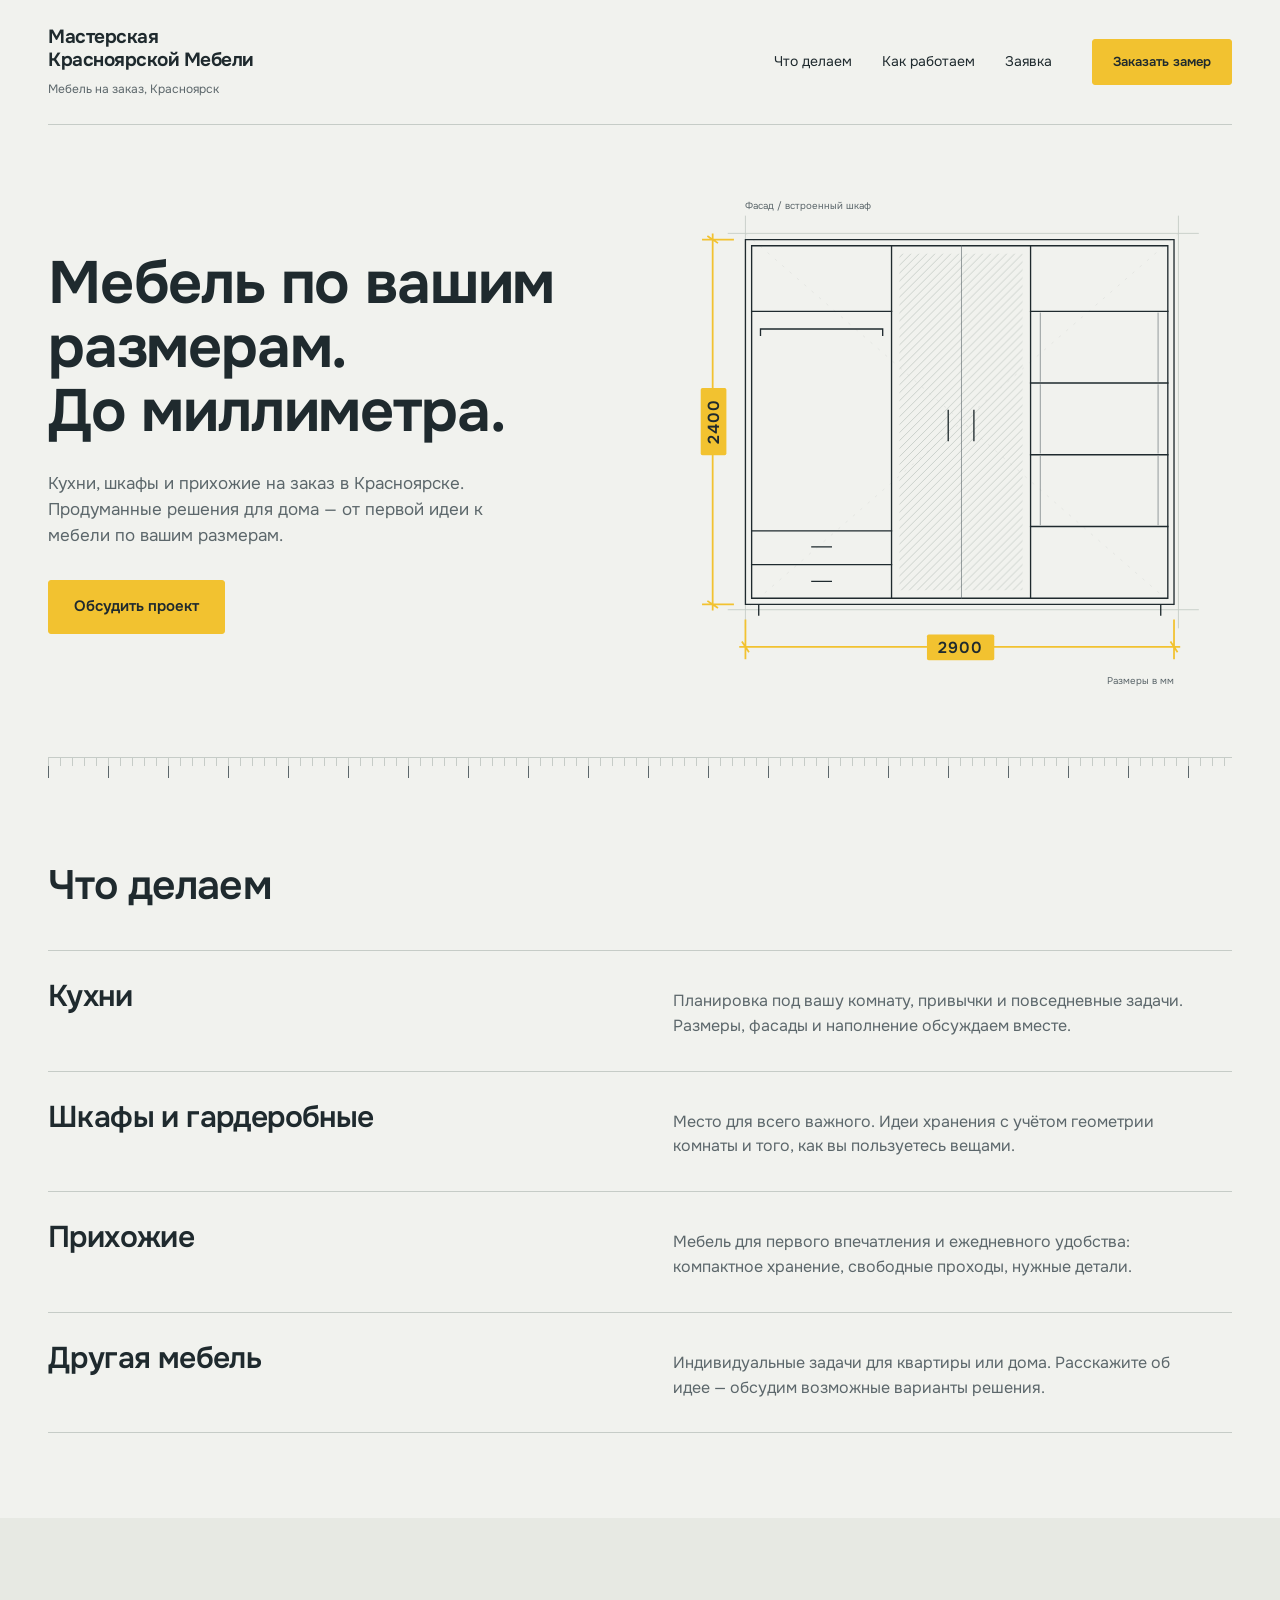
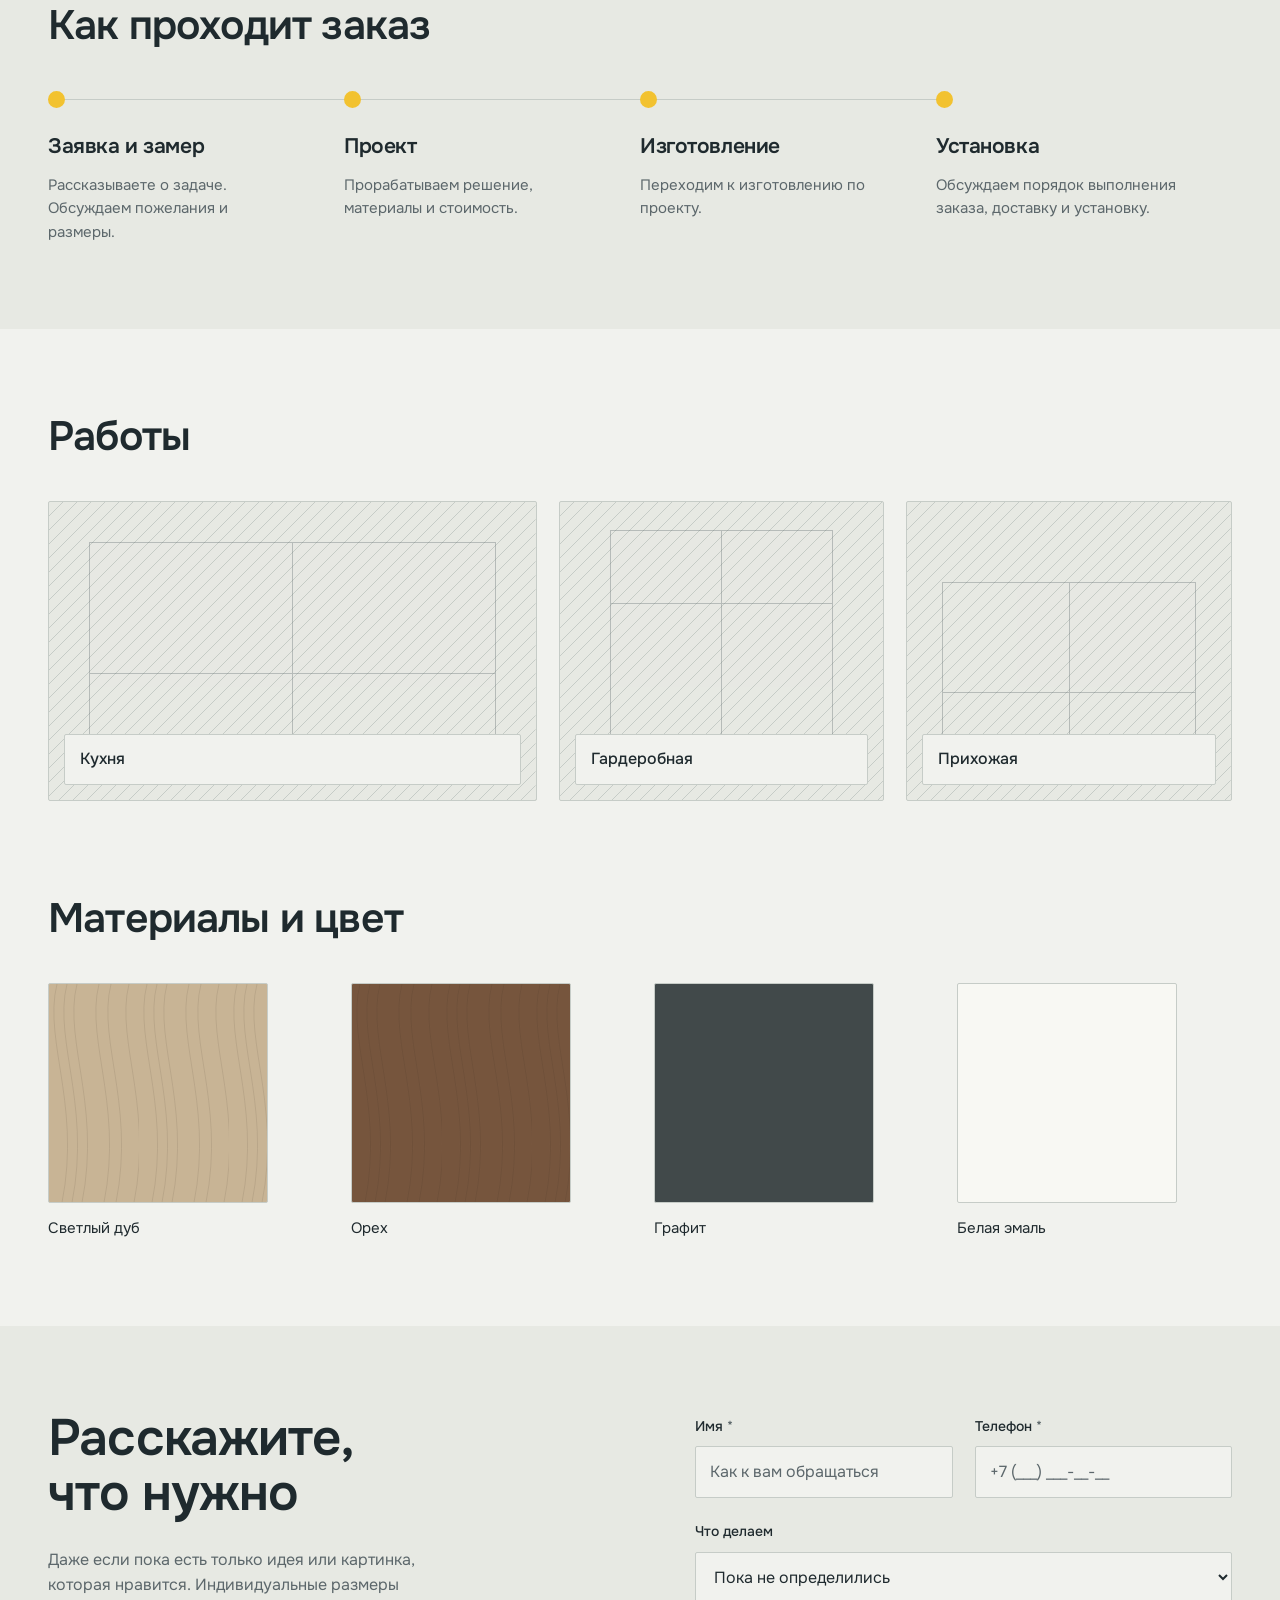
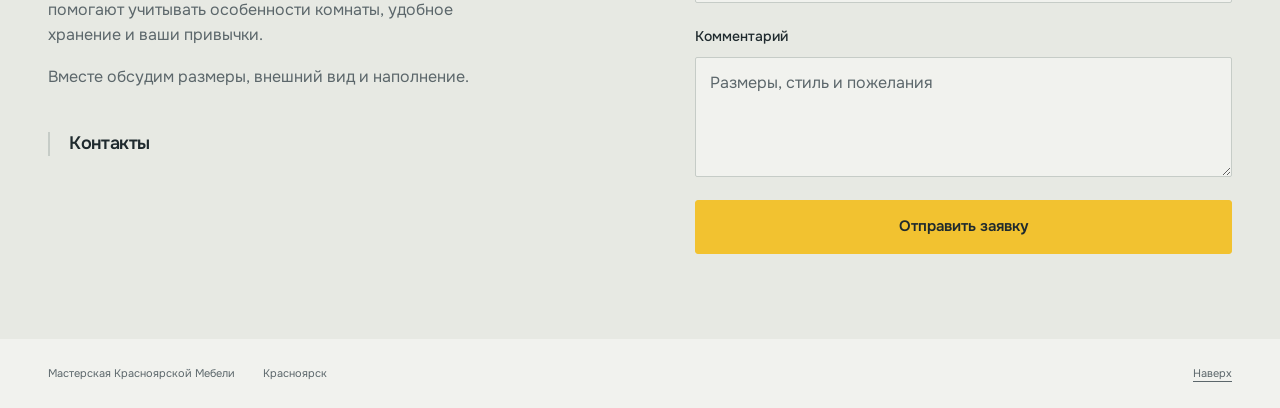
<file: mkm-github/index.html>
<!doctype html>
<html lang="ru"><head><meta charset="utf-8"><meta name="viewport" content="width=device-width, initial-scale=1"><title>Мастерская Красноярской Мебели — мебель по вашим размерам</title><meta name="description" content="Мебельная мастерская в Красноярске. Кухни, шкафы и прихожие по индивидуальным размерам: от идеи и замера к проекту."><meta name="robots" content="noindex,nofollow"><meta name="color-scheme" content="light dark"><meta name="theme-color" content="#F1F2EE"><link rel="icon" href="data:image/svg+xml,%3Csvg xmlns='http://www.w3.org/2000/svg' viewBox='0 0 32 32'%3E%3Crect width='32' height='32' rx='3' fill='%23F2C230'/%3E%3Cpath d='M6 10h20v12H6zM10 10v5m4-5v8m4-8v5m4-5v8' fill='none' stroke='%231F2A2E' stroke-width='2'/%3E%3C/svg%3E"><link rel="preconnect" href="https://fonts.googleapis.com"><link rel="preconnect" href="https://fonts.gstatic.com" crossorigin><link href="https://fonts.googleapis.com/css2?family=Onest:wght@400;500;600;700&display=swap" rel="stylesheet"><link rel="stylesheet" href="style.css"><script type="module" src="app.js"></script></head>
<body><a class="skip" href="#main">К содержанию</a>
<header class="header wrap"><a class="brand" href="#home">Мастерская<br>Красноярской Мебели<span>Мебель на заказ, Красноярск</span></a><nav id="navigation" aria-label="Основная навигация"><a href="#services">Что делаем</a><a href="#process">Как работаем</a><a href="#request">Заявка</a></nav><a class="button header-button" href="#request">Заказать замер</a><button class="menu-toggle" type="button" aria-label="Открыть меню" aria-controls="navigation" aria-expanded="false"><span></span><span></span></button></header>
<main id="main">
<section class="hero wrap" id="home"><div class="hero-copy"><h1>Мебель по вашим размерам.<br>До миллиметра.</h1><p>Кухни, шкафы и прихожие на заказ в Красноярске. Продуманные решения для дома — от первой идеи к мебели по вашим размерам.</p><a class="button" href="#request">Обсудить проект</a></div>
<figure class="blueprint"><svg viewBox="0 0 650 570" role="img" aria-labelledby="drawing-title drawing-desc"><title id="drawing-title">Эскиз встроенного шкафа с размерами</title><desc id="drawing-desc">Фасад из трёх секций: штанга, отделение со штриховкой и полки. Ширина 2900, высота 2400 миллиметров.</desc><defs><pattern id="hatch" width="9" height="9" patternUnits="userSpaceOnUse"><path d="M-2 2L2-2M0 9L9 0M7 11L11 7" class="hatch-stroke"/></pattern></defs><g class="construction"><path d="M81 49H613M81 474H613M101 29V495M590 29V495"/><path d="M101 49L590 474M590 49L101 474" stroke-dasharray="3 8" opacity=".35"/></g><g class="cabinet"><path d="M108 63H578V461H108Z"/><path d="M101 56H585V468H101ZM266 63V461M423 63V461"/><path d="M108 137H266M118 157H256M118 158V164M256 158V164"/><path d="M108 385H266M108 423H266M176 403H198M176 442H198"/><path d="M423 137H578M423 218H578M423 299H578M423 380H578"/><path d="M434 139V216M567 139V216M434 220V297M567 220V297M434 301V378M567 301V378" class="fine"/><path d="M275 72H414V452H275Z" fill="url(#hatch)" stroke="none"/><path d="M345 63V461" class="fine"/><path d="M330 249V283M359 249V283"/><path d="M116 469V480M570 469V480"/></g><g class="dimension"><path d="M101 485V530M585 485V530M94 516H592M97 510L105 522M581 510L589 522"/><path d="M52 56H88M52 468H88M64 49V475M58 52L70 60M58 464L70 472"/></g><g class="dimension-label"><rect x="306" y="502" width="76" height="29" rx="2"/><text x="344" y="523" text-anchor="middle">2900</text><rect x="27" y="247" width="76" height="29" rx="2" transform="rotate(-90 65 261.5)"/><text x="65" y="268" text-anchor="middle" transform="rotate(-90 65 261.5)">2400</text></g><g class="drawing-label"><text x="101" y="22">Фасад / встроенный шкаф</text><text x="585" y="558" text-anchor="end">Размеры в мм</text></g></svg></figure></section>
<div class="ruler wrap" aria-hidden="true"><div></div></div>
<section class="services section wrap" id="services"><div class="section-heading"><h2>Что делаем</h2></div><div id="service-list" class="service-list"></div></section>
<section class="process panel" id="process"><div class="wrap section"><div class="section-heading"><h2>Как проходит заказ</h2></div><ol class="steps" id="steps"></ol></div></section>
<section class="works section wrap" id="works"><div class="section-heading"><h2>Работы</h2></div><div id="work-grid" class="work-grid"></div></section>
<section class="materials section wrap"><div class="section-heading"><h2>Материалы и цвет</h2></div><div class="material-grid" id="material-grid"></div></section>
<section class="request panel" id="request"><div class="request-grid wrap section"><div class="request-copy"><h2>Расскажите,<br>что нужно</h2><p>Даже если пока есть только идея или картинка, которая нравится. Индивидуальные размеры помогают учитывать особенности комнаты, удобное хранение и ваши привычки.</p><p>Вместе обсудим размеры, внешний вид и наполнение.</p><div class="contact-placeholder" id="contact-placeholder"></div></div><form id="request-form" novalidate><div class="form-row"><label for="name">Имя <span aria-hidden="true">*</span><input id="name" name="name" autocomplete="given-name" required minlength="2" maxlength="80" placeholder="Как к вам обращаться" aria-describedby="name-error"><small id="name-error" class="error" aria-live="polite"></small></label><label for="phone">Телефон <span aria-hidden="true">*</span><input id="phone" name="phone" type="tel" autocomplete="tel" required placeholder="+7 (___) ___-__-__" aria-describedby="phone-error"><small id="phone-error" class="error" aria-live="polite"></small></label></div><label for="category">Что делаем<select name="category" id="category"><option value="">Пока не определились</option></select></label><label for="comment">Комментарий<textarea name="comment" id="comment" rows="3" maxlength="3000" placeholder="Размеры, стиль и пожелания"></textarea></label><button class="button" type="submit">Отправить заявку</button><div id="form-status" role="status" aria-live="polite" hidden></div></form></div></section>
</main><footer class="wrap"><span>Мастерская Красноярской Мебели</span><span>Красноярск</span><a href="#home">Наверх</a></footer></body></html>
</file>
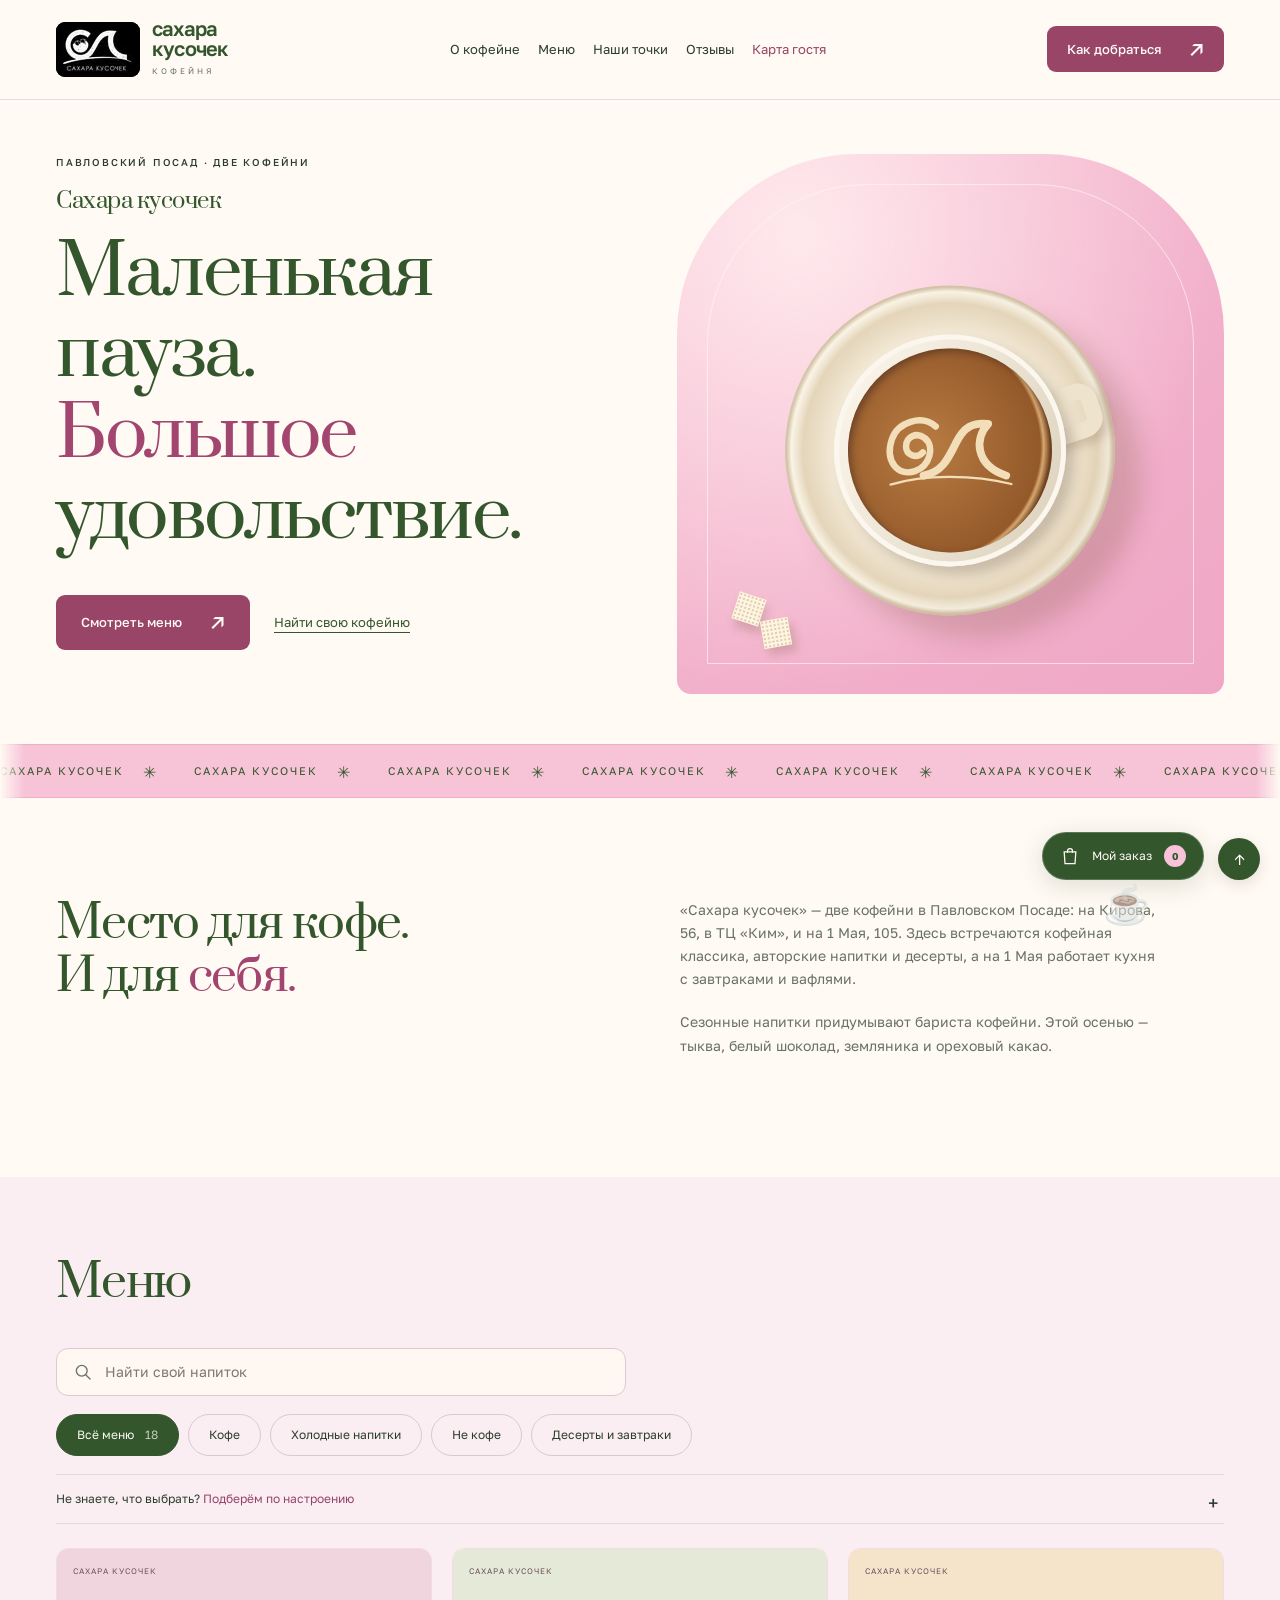
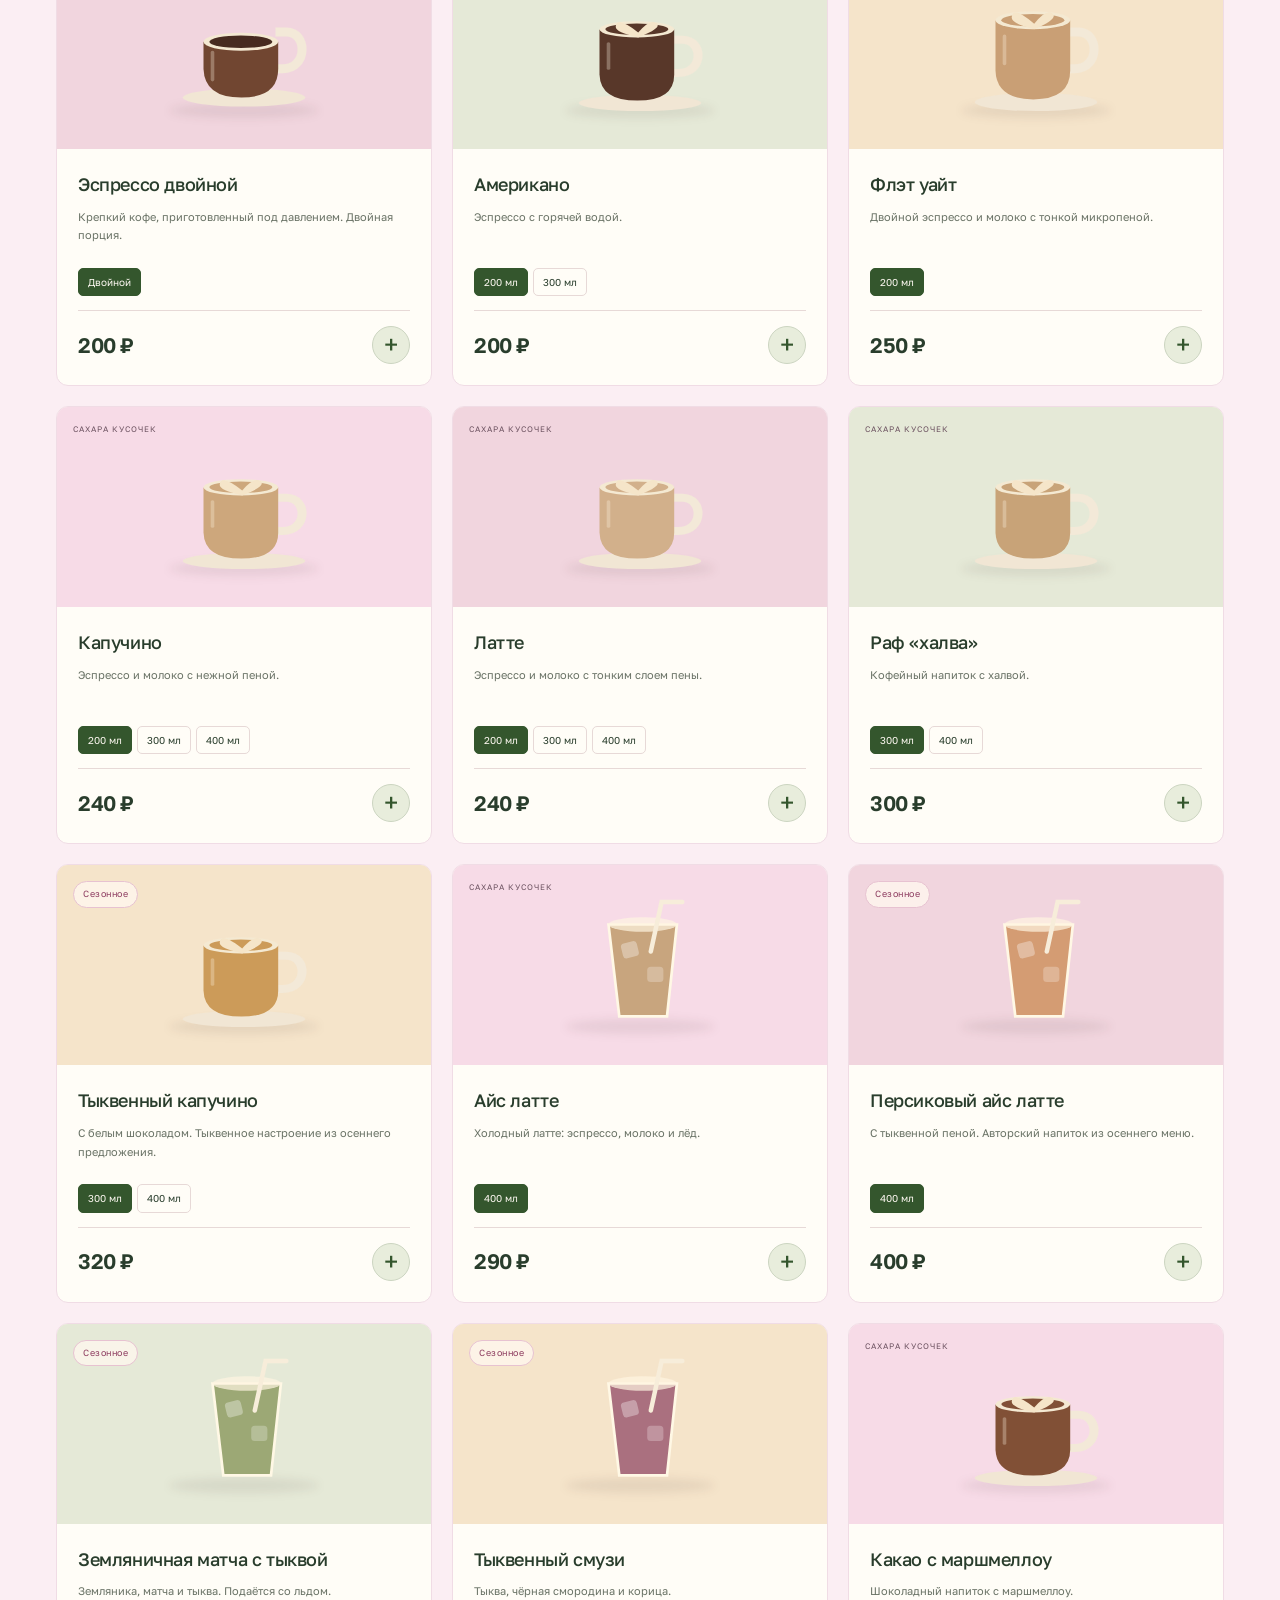
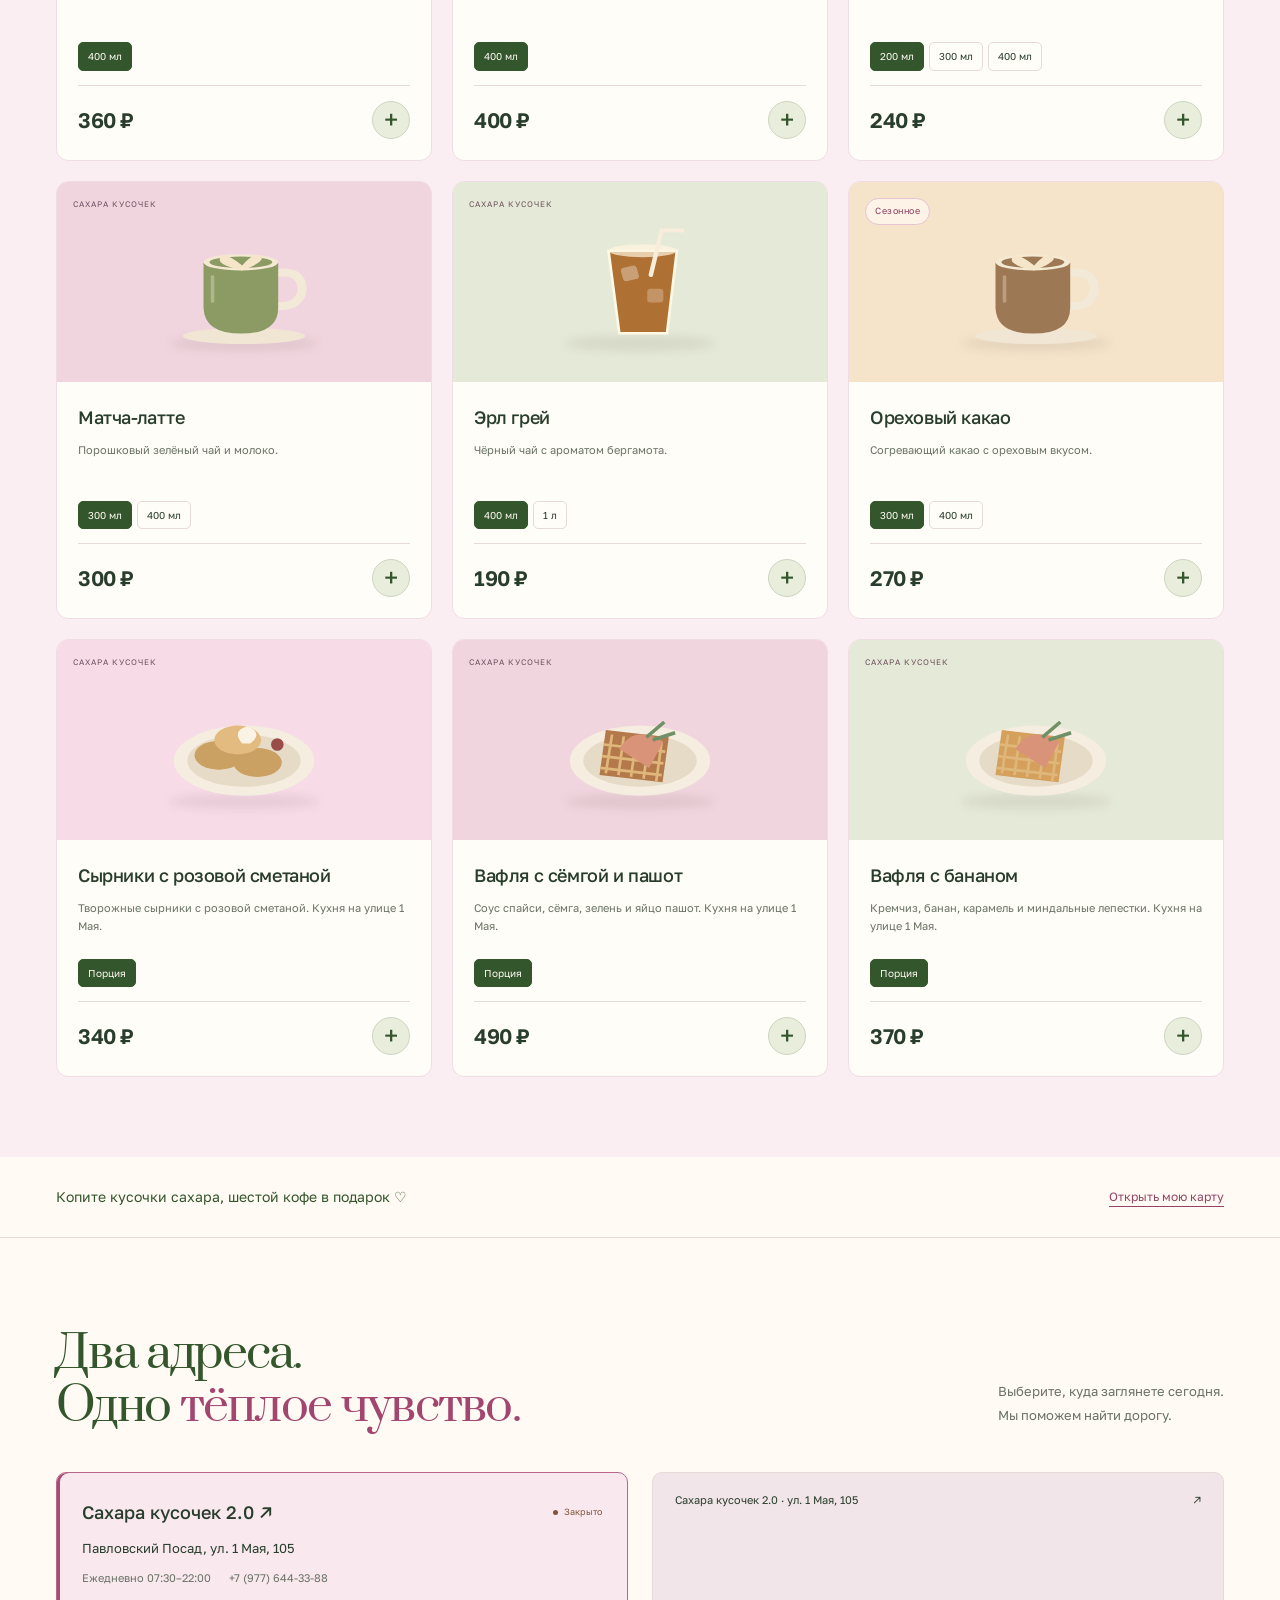
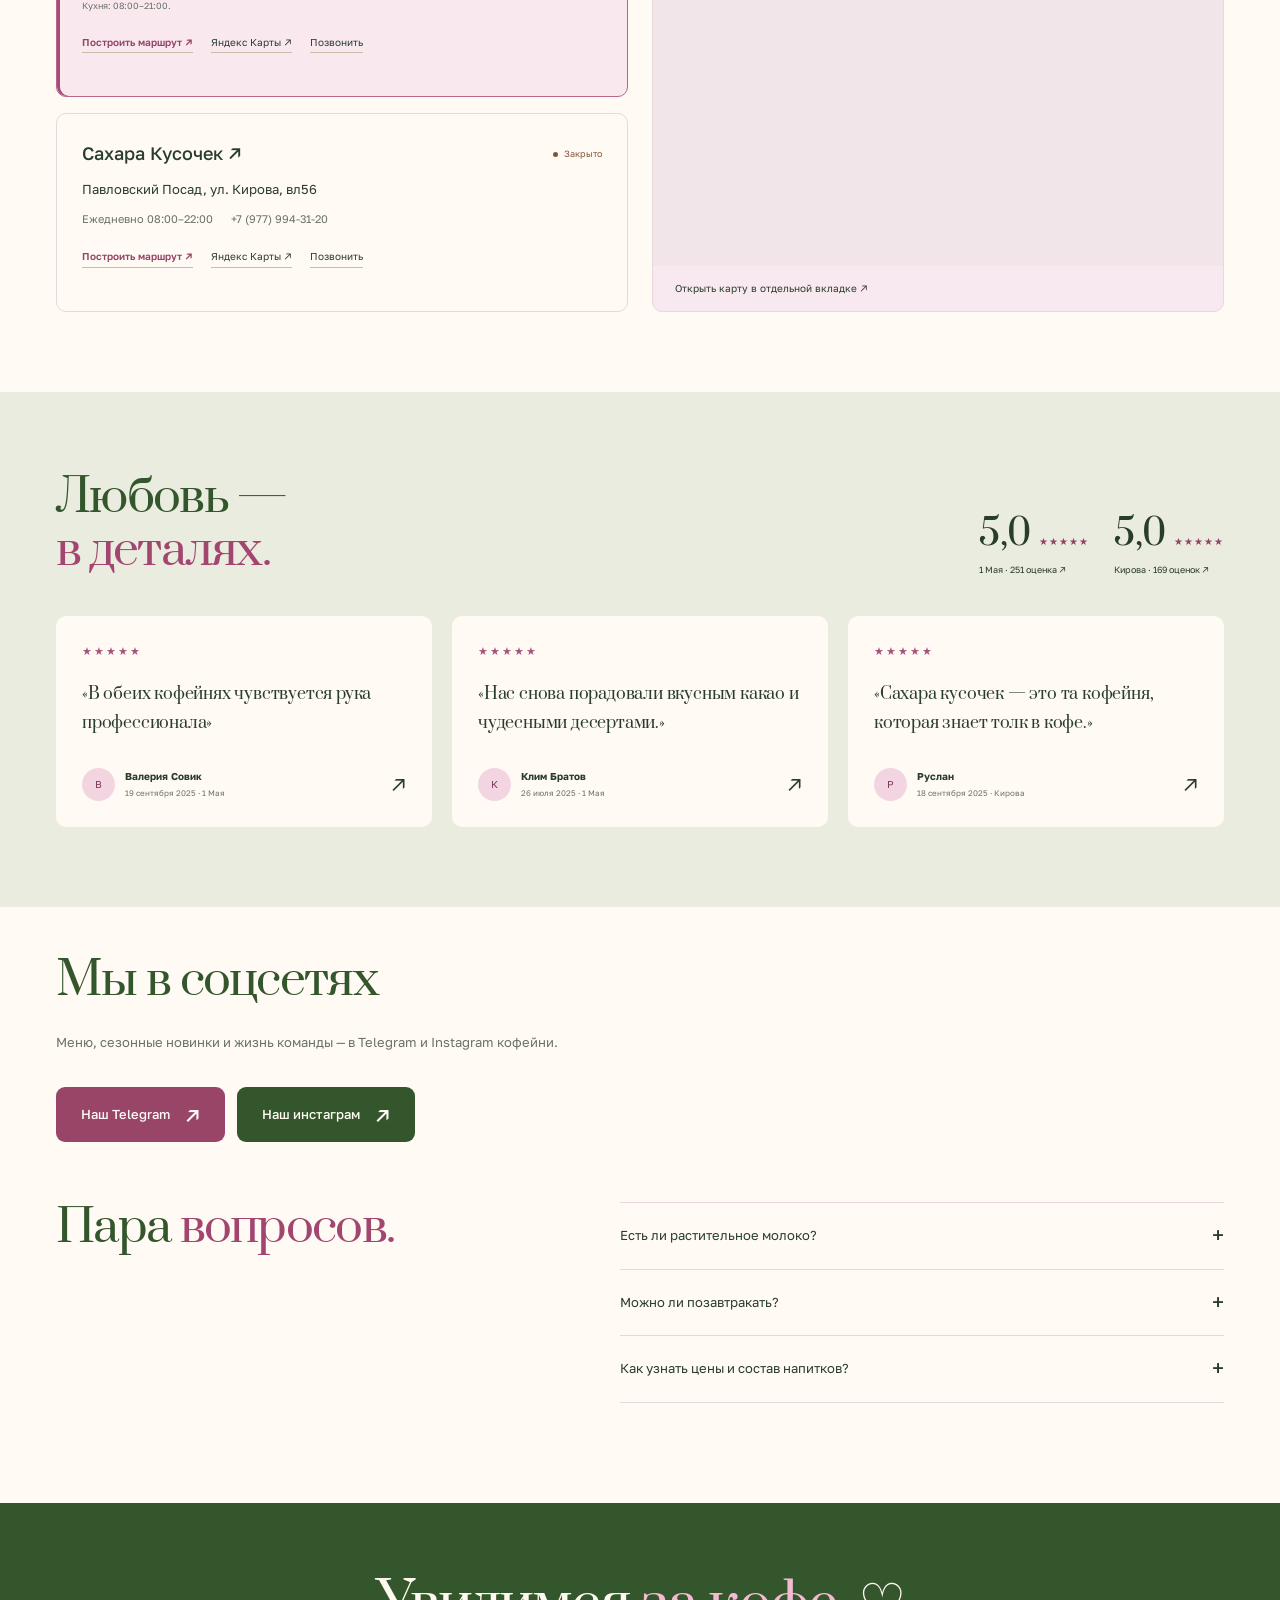
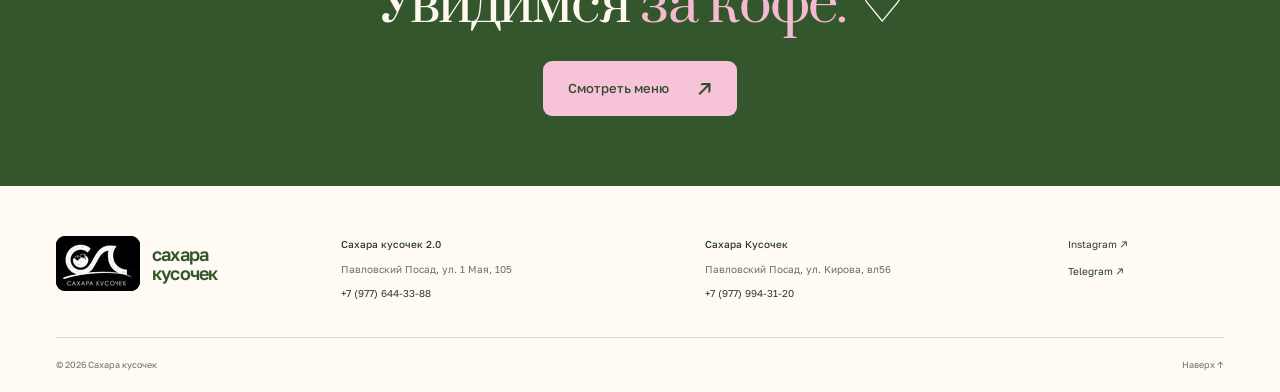
<file: sk/index.html>
<!doctype html>
<html lang="ru"><head><meta charset="utf-8"><meta name="viewport" content="width=device-width, initial-scale=1"><meta name="theme-color" content="#f5f0e6"><title>Сахара кусочек — кофе и тёплые встречи в Павловском Посаде</title><meta name="description" content="Две кофейни «Сахара кусочек» в Павловском Посаде. Кофе, десерты, адреса, часы работы и маршруты в Яндекс Картах."><meta property="og:title" content="Сахара кусочек — маленькая пауза, большое удовольствие"><meta property="og:description" content="Кофе и тёплые встречи в Павловском Посаде. Найдите свою кофейню."><meta property="og:type" content="website"><meta property="og:locale" content="ru_RU"><link rel="icon" href="assets/logo-instagram.jpg" type="image/jpeg"><link rel="stylesheet" href="css/fonts.css"><link rel="stylesheet" href="css/style.css"><link rel="stylesheet" href="css/experience.css"><link rel="stylesheet" href="css/menu-discovery.css"><link rel="stylesheet" href="css/mobile-layout.css"><script src="js/menu-search.js" defer></script><script src="js/app.js" defer></script><script src="js/experience.js" defer></script><script src="js/menu-discovery.js" defer></script><script src="js/mobile-layout.js" defer></script><link rel="stylesheet" href="css/guest-card.css"><link rel="stylesheet" href="css/quiet-layout.css"><script src="js/guest-card.js" defer></script></head>
<body><a class="skip" href="#main">Перейти к содержимому</a><header><a href="#" class="brand" aria-label="Сахара кусочек — на главную"><span class="official-logo"><img src="assets/logo-instagram.jpg" alt="Официальный логотип Сахара Кусочек" width="150" height="150"></span><span>сахара<br>кусочек<span class="brand-sub">КОФЕЙНЯ</span></span></a><button class="burger" aria-label="Открыть меню" aria-expanded="false" aria-controls="navigation">☰</button><nav id="navigation" aria-label="Основная навигация"><a href="#about">О кофейне</a><a href="#menu">Меню</a><a href="#places">Наши точки</a><a href="#reviews">Отзывы</a></nav><a class="button small header-cta" href="#places">Как добраться <span><span class="mobile-decoration" aria-hidden="true">↗</span></span></a></header>
<main id="main"><section class="hero wrap"><div class="seasonal-drift" aria-hidden="true"></div><div class="hero-copy"><p class="eyebrow"> ПАВЛОВСКИЙ ПОСАД · ДВЕ КОФЕЙНИ</p><p class="mobile-hero-name">Сахара кусочек</p><h1>Маленькая<br><span class="mobile-word-gap"> </span>пауза.<br><span class="mobile-word-gap"> </span><em>Большое</em><br><span class="mobile-word-gap"> </span>удовольствие.</h1><div class="actions"><a class="button" href="#menu">Смотреть меню <span><span class="mobile-decoration" aria-hidden="true">↗</span></span></a><a class="hero-location-link" href="#places">Найти свою кофейню</a></div></div><div class="hero-art" role="img" aria-label="Авторская иллюстрация чашки кофе со стилизованным фирменным знаком на молочной пене и розовым фоном"><div class="art-arch"></div><div class="steam s1"></div><div class="steam s2"></div><div class="saucer"><div class="cup-handle"></div><div class="coffee-cup"><div class="coffee"><svg class="coffee-swirl" viewBox="0 0 200 200" aria-hidden="true" fill="none"><path d="M101 90C131 64 155 102 123 127C80 160 29 104 64 62C105 14 183 73 160 123" stroke="#f2dfb9" stroke-width="4" stroke-linecap="round"/></svg><svg class="foam-mark" viewBox="0 0 240 150" aria-hidden="true" fill="none" xmlns="http://www.w3.org/2000/svg"><path d="M98 38C76 19 39 31 30 58C19 91 39 116 66 107C89 99 97 69 81 56C68 46 52 54 52 69C52 82 68 89 78 78" stroke="#f2dfb9" stroke-width="10" stroke-linecap="round" stroke-linejoin="round"/><path d="M79 114C106 109 116 91 129 64C141 39 155 31 179 34C158 55 158 98 207 114" stroke="#f2dfb9" stroke-width="12" stroke-linecap="round" stroke-linejoin="round"/><path d="M28 128C81 111 159 113 215 127" stroke="#f2dfb9" stroke-width="3.5" stroke-linecap="round"/></svg></div></div></div><div class="sugar cube-one"></div><div class="sugar cube-two"></div></div></section>
<div class="ticker" aria-hidden="true"><div class="ticker-track"><div class="ticker-group"><span class="ticker-item">САХАРА КУСОЧЕК <span aria-hidden="true">✳</span></span><span class="ticker-item">САХАРА КУСОЧЕК <span aria-hidden="true">✳</span></span><span class="ticker-item">САХАРА КУСОЧЕК <span aria-hidden="true">✳</span></span><span class="ticker-item">САХАРА КУСОЧЕК <span aria-hidden="true">✳</span></span><span class="ticker-item">САХАРА КУСОЧЕК <span aria-hidden="true">✳</span></span><span class="ticker-item">САХАРА КУСОЧЕК <span aria-hidden="true">✳</span></span><span class="ticker-item">САХАРА КУСОЧЕК <span aria-hidden="true">✳</span></span><span class="ticker-item">САХАРА КУСОЧЕК <span aria-hidden="true">✳</span></span></div><div class="ticker-group"><span class="ticker-item">САХАРА КУСОЧЕК <span aria-hidden="true">✳</span></span><span class="ticker-item">САХАРА КУСОЧЕК <span aria-hidden="true">✳</span></span><span class="ticker-item">САХАРА КУСОЧЕК <span aria-hidden="true">✳</span></span><span class="ticker-item">САХАРА КУСОЧЕК <span aria-hidden="true">✳</span></span><span class="ticker-item">САХАРА КУСОЧЕК <span aria-hidden="true">✳</span></span><span class="ticker-item">САХАРА КУСОЧЕК <span aria-hidden="true">✳</span></span><span class="ticker-item">САХАРА КУСОЧЕК <span aria-hidden="true">✳</span></span><span class="ticker-item">САХАРА КУСОЧЕК <span aria-hidden="true">✳</span></span></div></div></div>
<section id="about" class="wrap about reveal"><div><h2>Место для кофе.<br>И для <em>себя.</em></h2></div><div class="about-copy"><span class="line-art" aria-hidden="true"><span class="mobile-decoration" aria-hidden="true">☕</span></span><p>«Сахара кусочек» — две кофейни в Павловском Посаде: на Кирова, 56, в ТЦ «Ким», и на 1 Мая, 105. Здесь встречаются кофейная классика, авторские напитки и десерты, а на 1 Мая работает кухня с завтраками и вафлями.</p><p>Сезонные напитки придумывают бариста кофейни. <span class="about-seasonal-detail">Этой осенью — тыква, белый шоколад, земляника и ореховый какао.</span></p></div></section>
<section id="menu" class="menu-section"><div class="wrap"><div class="section-top reveal"><div><h2>Меню</h2></div></div><div class="menu-search-tools"><form class="menu-search-form" role="search" aria-label="Поиск по меню"><svg width="20" height="20" viewBox="0 0 24 24" aria-hidden="true" fill="none" stroke="currentColor" stroke-width="1.6"><circle cx="10.5" cy="10.5" r="6.5"/><path d="m15.5 15.5 5 5" stroke-linecap="round"/></svg><input id="menu-search" type="search" placeholder="Найти свой напиток" aria-label="Поиск по названию или составу" autocomplete="off" spellcheck="false" enterkeyhint="search"><button id="menu-search-clear" type="button" aria-label="Очистить поиск" hidden>×</button></form></div><div class="filters" role="group" aria-label="Категории меню"><button aria-pressed="true" data-filter="all">Всё меню <span>18</span></button><button aria-pressed="false" data-filter="coffee">Кофе</button><button aria-pressed="false" data-filter="cold">Холодные напитки</button><button aria-pressed="false" data-filter="other">Не кофе</button><button aria-pressed="false" data-filter="food">Десерты и завтраки</button></div><details class="menu-suggestions"><summary>Не знаете, что выбрать? <span>Подберём по настроению</span></summary><div class="menu-suggestions-content"><div class="mood-picker"><div class="mood-options" role="group" aria-label="Подобрать напиток по настроению"><button type="button" data-mood="bright" aria-pressed="false"> Бодрое</button><button type="button" data-mood="cozy" aria-pressed="false"><span aria-hidden="true"><span class="mobile-decoration" aria-hidden="true">☁</span></span> Уютное</button><button type="button" data-mood="sweet" aria-pressed="false"> Сладкое</button><button type="button" data-mood="fresh" aria-pressed="false"><span aria-hidden="true"><span class="mobile-decoration" aria-hidden="true">❋</span></span> Освежиться</button></div><div id="mood-selection" class="mood-selection" hidden><div class="mood-heading"><p id="mood-title"></p><button type="button" id="mood-reset" aria-label="Закрыть подбор напитков">Скрыть ×</button></div><div class="mood-results" id="mood-results"></div></div><p class="visually-hidden" id="mood-status" aria-live="polite"></p></div><div class="quick-filters" role="group" aria-label="Быстрые фильтры"><button type="button" data-quick-filter="cold" aria-pressed="false">Холодные</button><button type="button" data-quick-filter="caffeineFree" aria-pressed="false">Без кофеина</button></div></div></details><div class="menu-grid" id="menu-grid" tabindex="0" aria-label="Позиции меню"></div><div class="menu-empty" id="menu-empty" hidden><p>Такого у нас нет.<br><em>Попробуйте другое слово.</em></p><button type="button" id="menu-search-reset" class="button green-button">Сбросить</button></div><p class="carousel-counter" id="carousel-counter" role="status" aria-live="polite" aria-label="Текущая карточка меню"></p><p class="menu-count visually-hidden" id="menu-count" role="status" aria-live="polite"></p></div></section>
<section id="places" class="wrap places reveal"><div class="section-top"><div><h2>Два адреса.<br>Одно <em>тёплое чувство.</em></h2></div><p class="section-aside">Выберите, куда заглянете сегодня.<br>Мы поможем найти дорогу.</p></div><div class="location-tabs" role="group" aria-label="Выбрать кофейню"><button type="button" data-place-tab="0" aria-pressed="true">1 Мая, 105</button><button type="button" data-place-tab="1" aria-pressed="false">Кирова, вл56</button></div><div class="places-layout"><div class="location-list" id="location-list"></div><div class="map-panel"><div class="map-top"><span id="map-label"></span><span aria-hidden="true"><span class="mobile-decoration" aria-hidden="true">↗</span></span></div><iframe id="map" title="Карта выбранной кофейни" loading="lazy" referrerpolicy="strict-origin-when-cross-origin"></iframe><a id="map-fallback" class="map-bottom" target="_blank" rel="noopener">Открыть карту в отдельной вкладке <span class="mobile-decoration" aria-hidden="true">↗</span></a></div></div></section>
<section id="reviews" class="reviews-section"><div class="wrap reveal"><div class="section-top"><div><h2>Любовь —<br><em>в деталях.</em></h2></div><div class="ratings"><a href="https://yandex.ru/maps/org/sakhara_kusochek_2_0/96607488317/reviews/" target="_blank" rel="noopener"><b>5,0 <span>★★★★★</span></b><small>1 Мая · 251 оценка <span class="mobile-decoration" aria-hidden="true">↗</span></small></a><a href="https://yandex.ru/maps/org/sakhara_kusochek/118070647353/reviews/" target="_blank" rel="noopener"><b>5,0 <span>★★★★★</span></b><small>Кирова · 169 оценок <span class="mobile-decoration" aria-hidden="true">↗</span></small></a></div></div><div class="review-grid"><article class="review"><span class="stars" aria-label="5 из 5">★★★★★</span><blockquote>«В обеих кофейнях чувствуется рука профессионала»</blockquote><div class="review-author"><span class="avatar">В</span><div><b>Валерия Совик</b><small>19 сентября 2025 · 1 Мая</small></div><a href="https://yandex.ru/maps/user/123c1gq6gypmn4q2guur3bppt8" target="_blank" rel="noopener" aria-label="Отзыв Валерии в Яндекс Картах"><span class="mobile-decoration" aria-hidden="true">↗</span><span class="mobile-only">Отзыв</span></a></div></article><article class="review"><span class="stars" aria-label="5 из 5">★★★★★</span><blockquote>«Нас снова порадовали вкусным какао и чудесными десертами.»</blockquote><div class="review-author"><span class="avatar">К</span><div><b>Клим Братов</b><small>26 июля 2025 · 1 Мая</small></div><a href="https://yandex.ru/maps/user/u0qvg38a04p3w0hdktukq4gdgg" target="_blank" rel="noopener" aria-label="Отзыв Клима в Яндекс Картах"><span class="mobile-decoration" aria-hidden="true">↗</span><span class="mobile-only">Отзыв</span></a></div></article><article class="review"><span class="stars" aria-label="5 из 5">★★★★★</span><blockquote>«Сахара кусочек — это та кофейня, которая знает толк в кофе.»</blockquote><div class="review-author"><span class="avatar">Р</span><div><b>Руслан</b><small>18 сентября 2025 · Кирова</small></div><a href="https://yandex.ru/maps/user/yxc82wkxzaygru6qmcrtc7vcmc" target="_blank" rel="noopener" aria-label="Отзыв Руслана в Яндекс Картах"><span class="mobile-decoration" aria-hidden="true">↗</span><span class="mobile-only">Отзыв</span></a></div></article></div></div></section>
<section class="wrap instagram reveal" id="instagram"><div><h2>Мы в соцсетях</h2><p>Меню, сезонные новинки и жизнь команды — в Telegram и Instagram кофейни.</p><a class="button telegram-link" href="https://t.me/saharcoffee" target="_blank" rel="noopener">Наш Telegram <span><span class="mobile-decoration" aria-hidden="true">↗</span></span></a><a class="button green-button" href="https://www.instagram.com/sakhara__kusochek/" target="_blank" rel="noopener">Наш инстаграм <span><span class="mobile-decoration" aria-hidden="true">↗</span></span></a></div></section>
<section class="wrap faq reveal" id="faq"><div><h2>Пара <em>вопросов.</em></h2></div><div><details><summary>Есть ли растительное молоко?</summary><p>Да, есть альтернативное молоко. Доплата — 80 ₽.</p></details><details><summary>Можно ли позавтракать?</summary><p>Да, на улице 1 Мая, 105: каши, сырники, английский завтрак и вафли. Кухня работает с 08:00 до 21:00.</p></details><details><summary>Как узнать цены и состав напитков?</summary><p>Цены и состав указаны в меню. Выберите подходящий объём на карточке напитка.</p></details></div></section>
<section class="closing"><h2>Увидимся <em>за кофе.</em> <span><span class="mobile-decoration" aria-hidden="true">♡</span></span></h2><a class="button light" href="#menu">Смотреть меню <span class="mobile-decoration" aria-hidden="true">↗</span></a></section></main>
<footer class="wrap"><div class="footer-top"><a class="brand" href="#"><span class="official-logo"><img src="assets/logo-instagram.jpg" alt="Официальный логотип Сахара Кусочек" width="150" height="150"></span><span>сахара<br>кусочек</span></a><div><b>Сахара кусочек 2.0</b><p>Павловский Посад, ул. 1 Мая, 105</p><a href="tel:+79776443388">+7 (977) 644-33-88</a></div><div><b>Сахара Кусочек</b><p>Павловский Посад, ул. Кирова, вл56</p><a href="tel:+79779943120">+7 (977) 994-31-20</a></div><div class="footer-socials"><a href="https://www.instagram.com/sakhara__kusochek/" target="_blank" rel="noopener">Instagram <span class="mobile-decoration" aria-hidden="true">↗</span></a><a href="https://t.me/saharcoffee" target="_blank" rel="noopener">Telegram <span class="mobile-decoration" aria-hidden="true">↗</span></a></div></div><div class="footer-bottom"><span>© <span id="year">2026</span> Сахара кусочек</span><a href="#">Наверх <span class="mobile-decoration" aria-hidden="true">↑</span></a></div></footer><a class="to-top" href="#" aria-label="Вернуться наверх"><span class="mobile-decoration" aria-hidden="true">↑</span><span class="mobile-only">Наверх</span></a><button class="order-toggle" type="button" aria-haspopup="dialog" aria-controls="order-panel"><svg viewBox="0 0 24 24" width="20" height="20" aria-hidden="true" fill="none" stroke="currentColor" stroke-width="1.5"><path d="M5 7h14l-1 14H6L5 7Z"/><path d="M9 8V6a3 3 0 0 1 6 0v2"/></svg><span>Мой заказ</span><b id="order-count">0</b></button><p class="order-toast" id="order-notice" role="status" aria-live="polite"></p><dialog id="order-panel" aria-labelledby="order-title"><div class="order-header"><div><p class="order-eyebrow">ВАША КОФЕЙНАЯ ПАУЗА</p><h2 id="order-title">Мой <em>заказ.</em></h2></div><button type="button" class="order-close" aria-label="Закрыть мой заказ">×</button></div><p class="order-hint">Покажите этот список бариста.</p><div id="order-lines" class="order-lines"></div><div class="order-footer"><div class="order-total"><span>Итого</span><strong id="order-total">0 ₽</strong></div><button type="button" id="order-done" class="button green-button">Продолжить выбирать <span><span class="mobile-decoration" aria-hidden="true">↗</span></span></button></div></dialog></body></html>
</file>
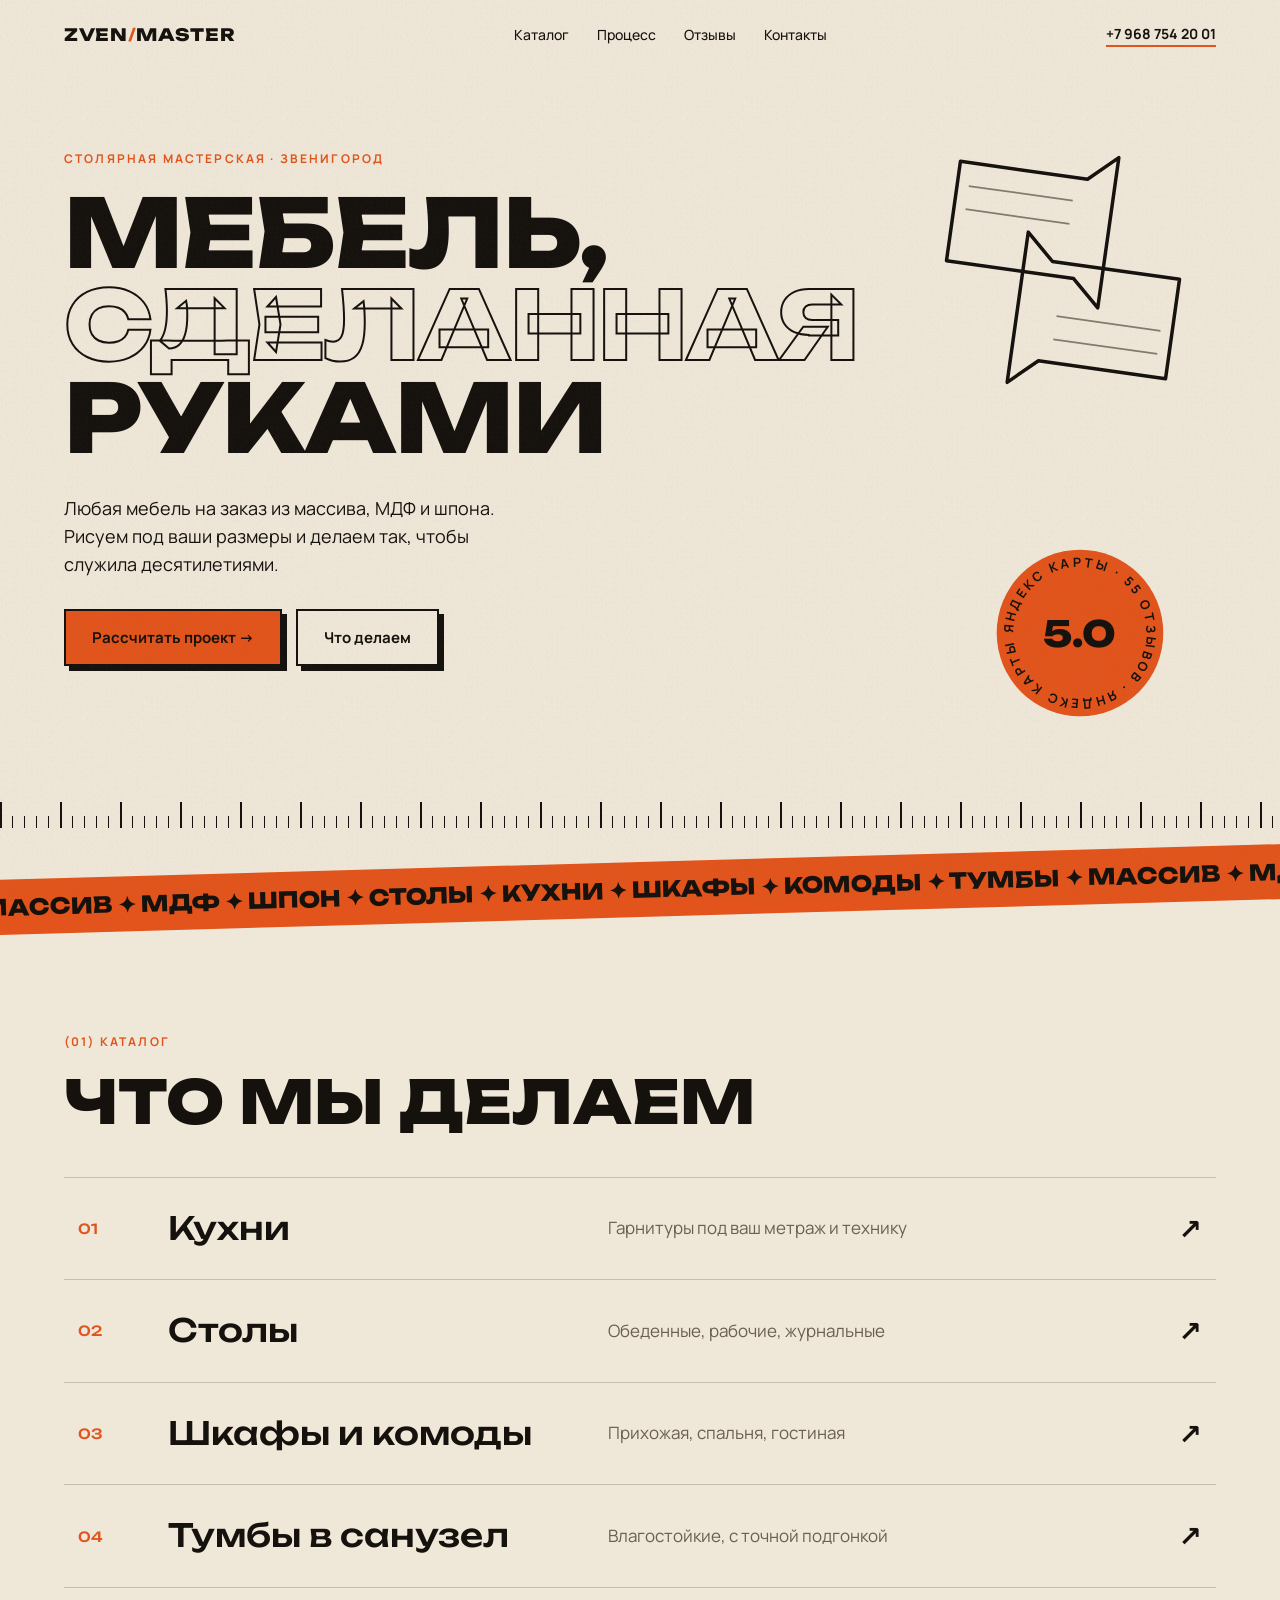
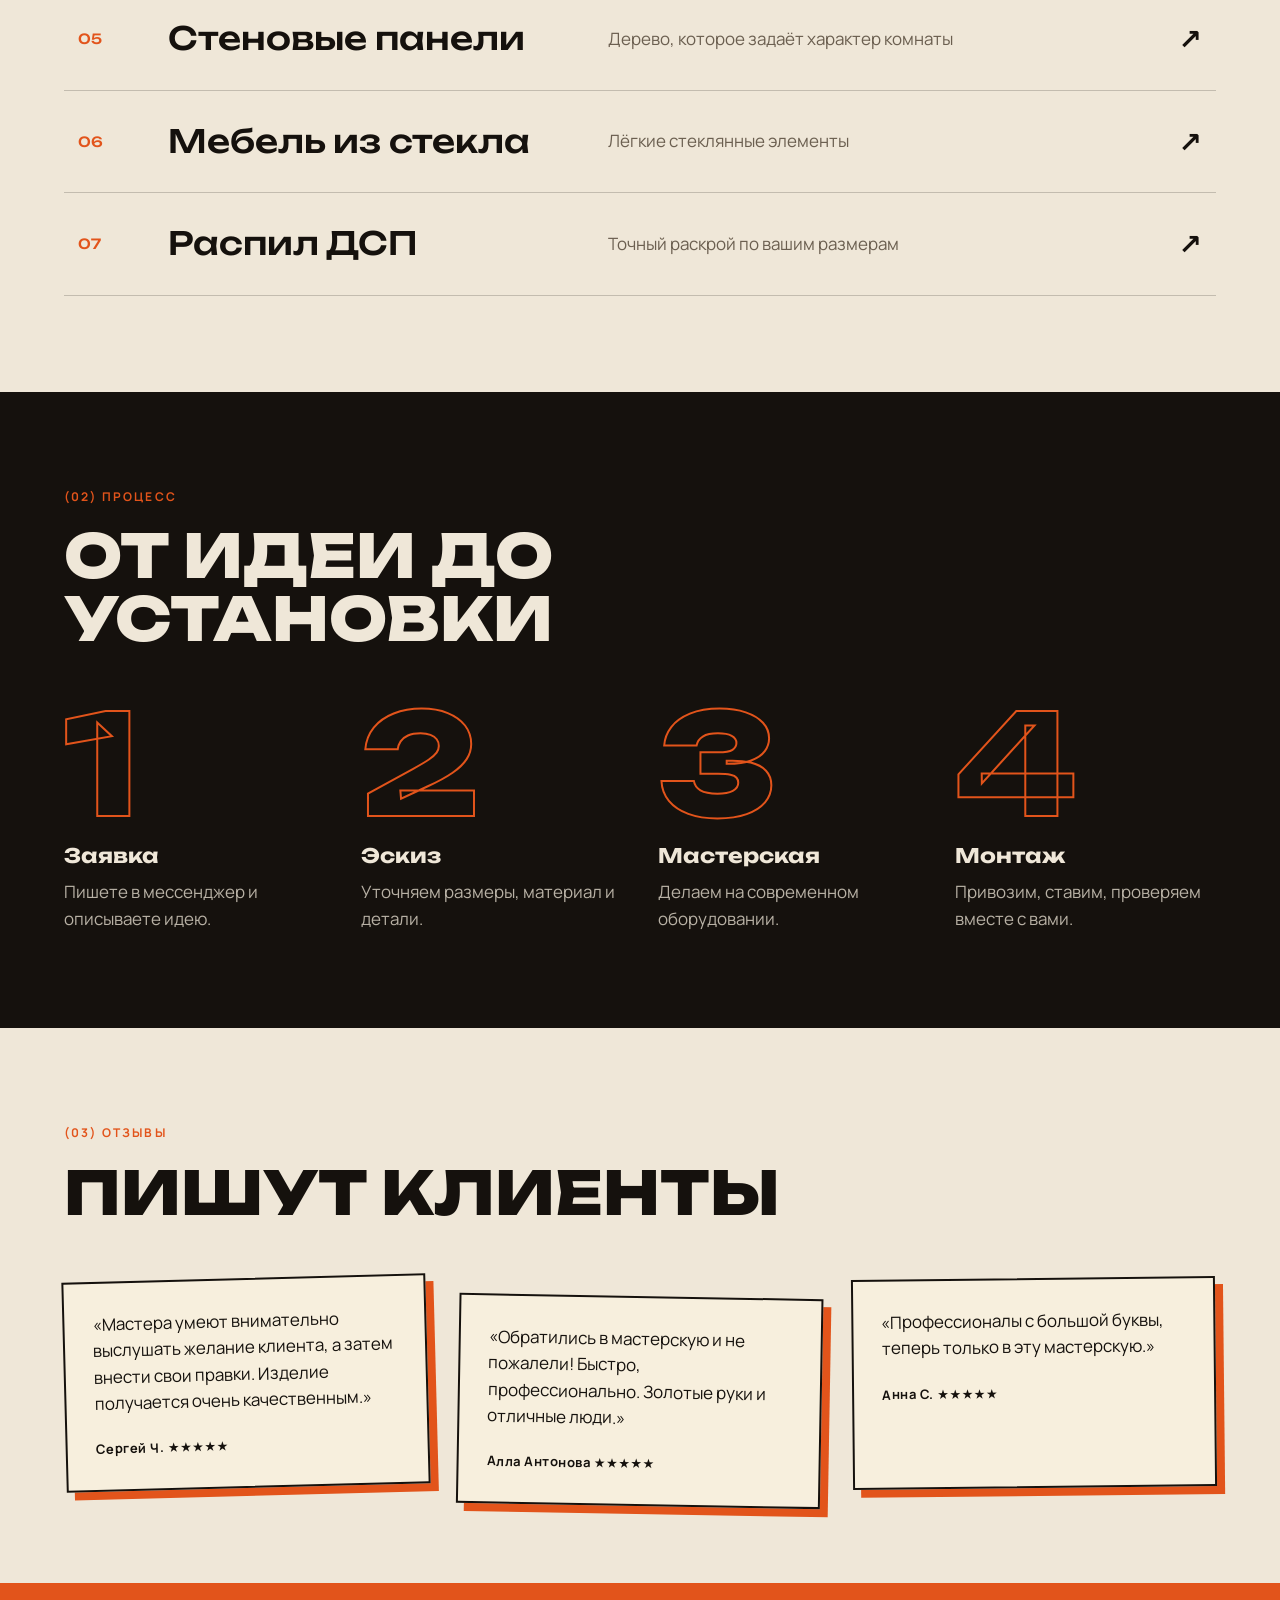
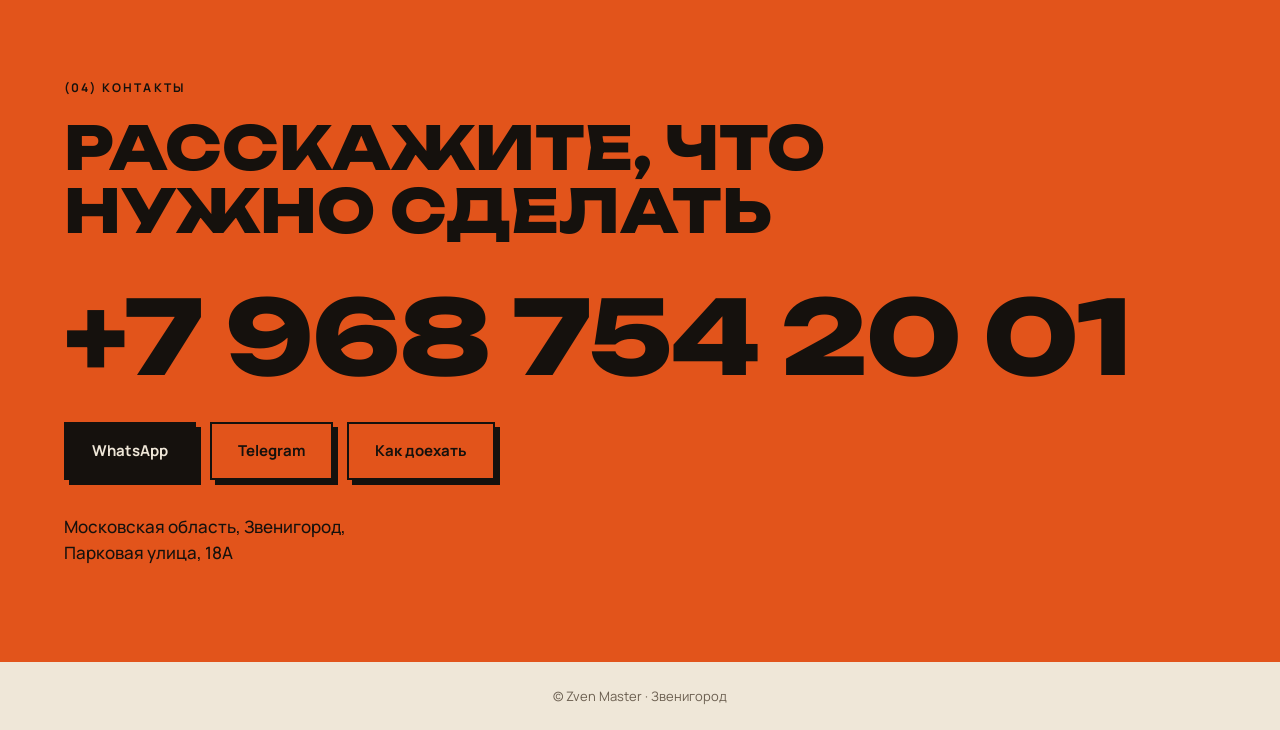
<file: zven-master-site/index.html>
<!DOCTYPE html>
<html lang="ru">
<head>
<meta charset="utf-8">
<meta name="viewport" content="width=device-width, initial-scale=1, viewport-fit=cover">
<title>Zven Master — мебель на заказ в Звенигороде</title>
<meta name="description" content="Столярная мастерская в Звенигороде. Мебель на заказ из массива, МДФ и шпона: кухни, столы, шкафы, комоды, тумбы.">
<link rel="icon" href="data:image/svg+xml,%3Csvg xmlns='http://www.w3.org/2000/svg' viewBox='0 0 100 100'%3E%3Ctext y='.9em' font-size='90'%3E🪵%3C/text%3E%3C/svg%3E">
<link rel="stylesheet" href="https://fonts.googleapis.com/css2?family=Manrope:wght@400;500;700&family=Unbounded:wght@500;800&display=swap">
<link rel="stylesheet" href="style.css">
</head>
<body>
<header class="top">
  <a class="logo" href="#top">ZVEN<span>/</span>MASTER</a>
  <nav><a href="#catalog">Каталог</a><a href="#process">Процесс</a><a href="#reviews">Отзывы</a><a href="#contacts">Контакты</a></nav>
  <a class="tel" href="tel:+79687542001">+7 968 754 20 01</a>
</header>

<main id="top">
<section class="hero">
  <p class="label">Столярная мастерская · Звенигород</p>
  <h1>Мебель,<br><span class="o">сделанная</span><br>руками</h1>
  <p class="lead">Любая мебель на заказ из массива, МДФ и шпона. Рисуем под ваши размеры и делаем так, чтобы служила десятилетиями.</p>
  <div class="cta">
    <a class="btn" href="https://wa.me/79687542001">Рассчитать проект →</a>
    <a class="btn alt" href="#catalog">Что делаем</a>
  </div>
  <svg class="joint" viewBox="0 0 240 240" aria-hidden="true" fill="none" stroke="currentColor" stroke-width="3" stroke-linejoin="round">
    <path d="M20 40h110l24-22v130l-24-22H20z"/>
    <path d="M220 200H110l-24 22V92l24 22h110z"/>
    <path d="M30 60h90M30 80h90M120 160h90M120 180h90" stroke-width="1.5" opacity=".5"/>
  </svg>
  <svg class="badge" viewBox="0 0 200 200" aria-hidden="true">
    <defs><path id="c" d="M100 100m-78 0a78 78 0 1 1 156 0a78 78 0 1 1-156 0"/></defs>
    <circle cx="100" cy="100" r="98" fill="var(--acc)"/>
    <text font-size="15" font-weight="700" letter-spacing="3.4" fill="#15110d"><textPath href="#c">ЯНДЕКС КАРТЫ · 55 ОТЗЫВОВ · ЯНДЕКС КАРТЫ · 55 ОТЗЫВОВ ·</textPath></text>
  </svg>
  <span class="score">5.0</span>
  <div class="ruler" aria-hidden="true"></div>
</section>

<div class="mq" aria-hidden="true"><div><span>МАССИВ ✦ МДФ ✦ ШПОН ✦ СТОЛЫ ✦ КУХНИ ✦ ШКАФЫ ✦ КОМОДЫ ✦ ТУМБЫ ✦ </span><span>МАССИВ ✦ МДФ ✦ ШПОН ✦ СТОЛЫ ✦ КУХНИ ✦ ШКАФЫ ✦ КОМОДЫ ✦ ТУМБЫ ✦ </span></div></div>

<section id="catalog" class="sec">
  <p class="label">(01) Каталог</p>
  <h2>Что мы делаем</h2>
  <div class="rows">
    <a class="row rv" href="#contacts"><i>01</i><h3>Кухни</h3><p>Гарнитуры под ваш метраж и технику</p><b>↗</b></a>
    <a class="row rv" href="#contacts"><i>02</i><h3>Столы</h3><p>Обеденные, рабочие, журнальные</p><b>↗</b></a>
    <a class="row rv" href="#contacts"><i>03</i><h3>Шкафы и комоды</h3><p>Прихожая, спальня, гостиная</p><b>↗</b></a>
    <a class="row rv" href="#contacts"><i>04</i><h3>Тумбы в санузел</h3><p>Влагостойкие, с точной подгонкой</p><b>↗</b></a>
    <a class="row rv" href="#contacts"><i>05</i><h3>Стеновые панели</h3><p>Дерево, которое задаёт характер комнаты</p><b>↗</b></a>
    <a class="row rv" href="#contacts"><i>06</i><h3>Мебель из стекла</h3><p>Лёгкие стеклянные элементы</p><b>↗</b></a>
    <a class="row rv" href="#contacts"><i>07</i><h3>Распил ДСП</h3><p>Точный раскрой по вашим размерам</p><b>↗</b></a>
  </div>
</section>

<section id="process" class="blk">
  <p class="label">(02) Процесс</p>
  <h2>От идеи до установки</h2>
  <div class="steps">
    <div class="rv"><b>1</b><h3>Заявка</h3><p>Пишете в мессенджер и описываете идею.</p></div>
    <div class="rv"><b>2</b><h3>Эскиз</h3><p>Уточняем размеры, материал и детали.</p></div>
    <div class="rv"><b>3</b><h3>Мастерская</h3><p>Делаем на современном оборудовании.</p></div>
    <div class="rv"><b>4</b><h3>Монтаж</h3><p>Привозим, ставим, проверяем вместе с вами.</p></div>
  </div>
</section>

<section id="reviews" class="sec">
  <p class="label">(03) Отзывы</p>
  <h2>Пишут клиенты</h2>
  <div class="notes">
    <blockquote class="rv"><q>Мастера умеют внимательно выслушать желание клиента, а затем внести свои правки. Изделие получается очень качественным.</q><cite>Сергей Ч. ★★★★★</cite></blockquote>
    <blockquote class="rv"><q>Обратились в мастерскую и не пожалели! Быстро, профессионально. Золотые руки и отличные люди.</q><cite>Алла Антонова ★★★★★</cite></blockquote>
    <blockquote class="rv"><q>Профессионалы с большой буквы, теперь только в эту мастерскую.</q><cite>Анна С. ★★★★★</cite></blockquote>
  </div>
</section>

<section id="contacts" class="contact">
  <p class="label">(04) Контакты</p>
  <h2>Расскажите, что нужно сделать</h2>
  <a class="big" href="tel:+79687542001">+7 968 754 20 01</a>
  <div class="cta">
    <a class="btn dk" href="https://wa.me/79687542001">WhatsApp</a>
    <a class="btn alt" href="https://telegram.me/zven_master">Telegram</a>
    <a class="btn alt" href="https://yandex.ru/maps/org/212786590187">Как доехать</a>
  </div>
  <p class="addr">Московская область, Звенигород,<br>Парковая улица, 18А</p>
</section>
</main>

<footer>© Zven Master · Звенигород</footer>
<script src="script.js"></script>
</body>
</html>
</file>
<file: mkm-github/style.css>
:root{color-scheme:light dark;--bg:#F1F2EE;--panel:#E7E9E3;--text:#1F2A2E;--muted:#5C676B;--line:#C6CCC7;--accent:#F2C230;--on-accent:#1F2A2E;--error:#A32C25}*{box-sizing:border-box}html{scroll-padding-top:24px}body{margin:0;background:var(--bg);color:var(--text);font:400 17px/1.55 'Onest',sans-serif}button,input,select,textarea{font:inherit}a{color:inherit;text-decoration:none}button,a,input,select,textarea{-webkit-tap-highlight-color:transparent}a,button{touch-action:manipulation}button{cursor:pointer}a:focus-visible,button:focus-visible,input:focus-visible,select:focus-visible,textarea:focus-visible{outline:3px solid var(--accent);outline-offset:5px}h1,h2,h3,p,figure{margin:0}h1,h2,h3{letter-spacing:-.02em;line-height:1.08;font-weight:600}h2{font-size:clamp(32px,3.2vw,46px)}h3{font-size:25px}p{color:var(--muted)}.wrap{width:min(1280px,calc(100% - 96px));margin-inline:auto}.section{padding-block:85px}.panel{background:var(--panel)}.skip{position:absolute;left:15px;top:-100px;background:var(--accent);color:var(--on-accent);padding:12px;z-index:20}.skip:focus{top:10px}.header{min-height:125px;display:flex;align-items:center;gap:40px;border-bottom:1px solid var(--line);position:relative}.brand{font-size:19px;font-weight:650;letter-spacing:-.025em;line-height:1.2;margin-right:auto}.brand span{display:block;font-weight:400;font-size:12px;letter-spacing:0;line-height:1.5;color:var(--muted);margin-top:9px}.header nav{display:flex;gap:30px;align-items:center;font-size:14px}.header nav a{padding:10px 0}.header nav a:hover{text-decoration:underline;text-underline-offset:6px}.button{display:inline-flex;min-height:54px;padding:15px 25px;align-items:center;justify-content:center;border:1px solid var(--accent);border-radius:3px;background:var(--accent);color:var(--on-accent);font-size:15px;font-weight:600;line-height:1.4}.button:hover{border-color:var(--text)}.header-button{font-size:13px;min-height:46px;padding:12px 20px}.menu-toggle{display:none}.hero{display:grid;grid-template-columns:1fr 1.04fr;gap:55px;align-items:center;padding-block:65px 30px}.hero h1{font-size:clamp(42px,4.65vw,66px);line-height:1.08;font-weight:650;max-width:620px}.hero-copy>p:not(.hero-note){max-width:460px;margin-block:27px 30px}.hero-note{font-size:13px;margin-top:34px;display:flex;align-items:center;gap:10px}.hero-note::before{content:'';width:22px;height:1px;background:var(--muted)}.blueprint{min-width:0}.blueprint svg{width:100%;height:auto;display:block;overflow:visible}.construction{fill:none;stroke:var(--line);stroke-width:1}.cabinet{fill:none;stroke:var(--text);stroke-width:1.5;stroke-linecap:square;stroke-linejoin:miter}.cabinet .fine{stroke-width:.7;stroke:var(--muted)}.hatch-stroke{fill:none;stroke:var(--line);stroke-width:1}.dimension{fill:none;stroke:var(--accent);stroke-width:2}.dimension-label rect{fill:var(--accent)}.dimension-label text{fill:var(--on-accent);font-family:'Onest',sans-serif;font-size:18px;font-weight:600;letter-spacing:1px}.drawing-label{fill:var(--muted);font-size:11px;font-family:'Onest',sans-serif}.blueprint figcaption{font-size:11px;color:var(--muted);text-align:right;margin-top:3px}.ruler{padding-top:32px}.ruler div{height:21px;border-top:1px solid var(--line);background:repeating-linear-gradient(90deg,var(--line) 0 1px,transparent 1px 12px) top left/100% 8px no-repeat,repeating-linear-gradient(90deg,var(--muted) 0 1px,transparent 1px 60px) top left/100% 20px no-repeat}.section-heading{display:flex;align-items:flex-start;justify-content:space-between;gap:35px;margin-bottom:43px}.section-heading>p{font-size:15px;line-height:1.55;max-width:350px}.service-row{display:grid;grid-template-columns:1fr 1fr;gap:65px;border-top:1px solid var(--line);padding:29px 0 32px;align-items:baseline}.service-row:last-child{border-bottom:1px solid var(--line)}.service-row h3{font-size:30px}.service-row p{font-size:16px;max-width:520px}.note{font-size:12px;line-height:1.6;margin-top:22px;max-width:800px}.steps{list-style:none;display:grid;grid-template-columns:repeat(4,1fr);padding:0;margin:0;gap:0}.steps li{position:relative;padding:44px 30px 0 0}.steps li::before{content:'';position:absolute;top:8px;left:0;right:0;height:1px;background:var(--line)}.steps li:last-child::before{right:calc(100% - 16px)}.step-dot{width:17px;height:17px;border-radius:50%;display:block;position:absolute;top:0;left:0;background:var(--accent);border:4px solid var(--accent)}.steps h3{font-size:21px;margin-bottom:17px}.steps p{font-size:15px;max-width:245px}.process .note{margin-top:35px}.work-grid{display:grid;grid-template-columns:1.5fr 1fr 1fr;gap:22px}.work{position:relative;min-width:0}.work-placeholder{height:300px;position:relative;background:var(--panel);border:1px solid var(--line);border-radius:2px;overflow:hidden}.work-placeholder svg{position:absolute;inset:0}.work-outline{position:absolute;inset:40px;border:1px solid var(--muted);opacity:.35}.work-outline::before{content:'';position:absolute;left:50%;top:0;bottom:0;border-left:1px solid var(--muted)}.work-outline::after{content:'';position:absolute;top:60%;left:0;right:0;border-top:1px solid var(--muted)}.work:nth-child(2) .work-outline{inset:28px 50px}.work:nth-child(2) .work-outline::after{top:30%}.work:nth-child(3) .work-outline{inset:80px 35px 35px}.work figcaption{position:absolute;bottom:16px;left:16px;right:16px;background:var(--bg);padding:12px 15px;border:1px solid var(--line);border-radius:2px;display:flex;flex-direction:column;gap:3px}.work figcaption strong{font-size:16px;font-weight:500}.work figcaption span{font-size:11px;color:var(--muted)}.materials{padding-top:10px}.material-grid{display:grid;grid-template-columns:repeat(4,1fr);gap:28px}.material-sample{aspect-ratio:1;max-height:220px;border:1px solid var(--line);border-radius:2px;position:relative;overflow:hidden}.oak{background:#C8B495}.walnut{background:#76553D}.graphite{background:#41494A}.enamel{background:#F8F8F3}.oak::before,.walnut::before{content:'';position:absolute;inset:-20px;transform:rotate(4deg);background:none;border-inline:1px solid #1f2a2e1a}.oak::after,.walnut::after{content:'';position:absolute;inset:0;background-image:url("data:image/svg+xml,%3Csvg xmlns='http://www.w3.org/2000/svg' width='90' height='240' viewBox='0 0 90 240'%3E%3Cg fill='none' stroke='%232A221A' stroke-opacity='.12' stroke-width='.8'%3E%3Cpath d='M8 0c-15 60 30 130 0 240M18 0c-15 60 30 130 0 240M28 0c-15 60 30 130 0 240M50 0c-15 60 30 130 0 240M62 0c-15 60 30 130 0 240M80 0c-15 60 30 130 0 240'/%3E%3C/g%3E%3C/svg%3E")}.material figcaption{font-size:15px;margin-top:14px}.request-grid{display:grid;grid-template-columns:1fr 1fr;gap:110px}.request h2{font-size:clamp(36px,4vw,54px);margin-bottom:27px}.request-copy>p{font-size:16px;margin-top:18px;max-width:430px}.contact-placeholder{margin-top:42px;border-left:2px solid var(--line);padding-left:19px}.contact-placeholder strong{font-size:16px;font-weight:500}.contact-placeholder p{font-size:13px;margin-top:5px}.form-row{display:grid;grid-template-columns:1fr 1fr;gap:22px}label{display:block;font-size:14px;font-weight:500;margin-bottom:23px}label>span{color:var(--muted)}input,select,textarea{display:block;width:100%;border:1px solid var(--line);background:var(--bg);color:var(--text);font-size:16px;font-weight:400;line-height:1.5;border-radius:2px;padding:13px 14px;margin-top:9px;min-height:50px}input::placeholder,textarea::placeholder{color:var(--muted);opacity:1}select{padding-right:30px}textarea{resize:vertical;min-height:120px;max-height:350px}input[aria-invalid=true]{border-color:var(--error)}.error{display:block;color:var(--error);font-weight:400;font-size:12px;line-height:1.5;margin-top:6px}.error:empty{display:none}.request form{padding-top:5px}.request form>.button{width:100%}.form-note{font-size:12px;margin-top:17px;line-height:1.6}#form-status{margin-top:20px;padding:15px;border-left:3px solid var(--accent);background:var(--bg);font-size:14px}footer{padding-block:26px;font-size:11px;line-height:1.6;color:var(--muted)}
@media(prefers-color-scheme:dark){:root{--bg:#161B1D;--panel:#1F2629;--text:#E9ECE7;--muted:#98A3A6;--line:#364044;--error:#F49C94}}
@media(min-width:1600px){.hero{gap:80px;padding-top:80px;padding-bottom:45px}.hero h1{font-size:68px}.blueprint svg{max-height:570px}}
@media(max-width:1100px){.wrap{width:calc(100% - 64px)}.header{gap:25px}.header nav{gap:20px;font-size:13px}.brand{font-size:16px}.brand span{font-size:10px}.hero{gap:25px;padding-top:55px}.hero h1{font-size:48px}.hero-copy>p:not(.hero-note){font-size:16px}.hero-note{margin-top:25px}.section{padding-block:65px}.request-grid{gap:55px}.service-row{gap:40px}.service-row h3{font-size:26px}.steps li{padding-right:20px}.steps h3{font-size:19px}.steps p{font-size:14px}.work-placeholder{height:270px}.work-grid{gap:16px}.materials{padding-top:0}}
@media(max-width:820px){.wrap{width:calc(100% - 40px)}.header{min-height:100px;gap:15px}.brand{font-size:16px;line-height:1.25}.brand span{font-size:10px;margin-top:6px}.header nav{display:none;position:absolute;top:100%;left:-20px;right:-20px;z-index:5;background:var(--bg);padding:15px 20px 25px;border-bottom:1px solid var(--line);font-size:17px}.header nav.open{display:flex;flex-direction:column;align-items:flex-start;gap:8px}.header nav a{width:100%;padding:12px 0}.header-button{margin-left:auto;font-size:12px;padding:12px 14px;min-height:44px}.menu-toggle{display:flex;flex-direction:column;align-items:center;justify-content:center;gap:7px;width:42px;height:44px;flex-shrink:0;background:none;border:1px solid var(--line);border-radius:2px;color:var(--text)}.menu-toggle span{height:1px;width:19px;background:currentColor}.hero{grid-template-columns:1fr;padding-block:45px 15px;gap:25px}.hero h1{font-size:clamp(40px,7.2vw,60px);max-width:630px}.hero-copy>p:not(.hero-note){font-size:17px;max-width:560px;margin-block:24px}.hero-note{font-size:13px;margin-top:24px}.blueprint{max-width:600px;width:100%;justify-self:center}.blueprint figcaption{font-size:10px}.ruler{padding-top:20px}.section{padding-block:55px}.section-heading{display:block;margin-bottom:30px}.section-heading p{font-size:15px;margin-top:17px}.section-heading p br{display:none}h2{font-size:34px}.service-row{grid-template-columns:1fr;gap:14px;padding-block:24px}.service-row h3{font-size:25px}.service-row p{font-size:16px;max-width:100%}.note{font-size:12px}.steps{grid-template-columns:1fr}.steps li{padding:0 0 34px 37px}.steps li::before{left:8px;top:0;bottom:0;width:1px;height:auto;right:auto}.steps li:last-child{padding-bottom:0}.steps li:last-child::before{display:none}.step-dot{top:3px}.steps h3{font-size:23px;margin-bottom:10px}.steps p{font-size:16px;max-width:560px}.process .note{margin-top:28px}.work-grid{grid-template-columns:1fr 1fr;gap:18px}.work:first-child{grid-column:1/-1}.work-placeholder{height:250px}.work:first-child .work-placeholder{height:290px}.work figcaption{left:10px;right:10px;bottom:10px;padding:10px}.work figcaption strong{font-size:14px}.work figcaption span{font-size:10px}.work-outline{inset:35px}.work:nth-child(2) .work-outline{inset:25px}.work:nth-child(3) .work-outline{inset:55px 20px 30px}.materials{padding-top:0}.material-grid{grid-template-columns:repeat(4,1fr);gap:14px}.material figcaption{font-size:12px;margin-top:10px}.material-sample{max-height:180px}.request-grid{grid-template-columns:1fr;gap:35px}.request h2{font-size:42px}.request-copy>p{font-size:17px;max-width:600px}.contact-placeholder{margin-top:27px}.request form{max-width:650px;width:100%}.request-grid .form-row{gap:18px}footer{font-size:11px;padding-block:24px}}
@media(max-width:450px){.header{flex-wrap:wrap;min-height:130px;padding-block:20px;column-gap:12px;row-gap:15px}.brand{font-size:15px;margin-right:0;flex:1}.brand span{font-size:10px}.header-button{order:3;min-height:40px;padding:9px 15px;margin:0;font-size:12px}.menu-toggle{margin-left:auto}.hero{padding-top:35px}.hero h1{font-size:42px}.hero-copy>p:not(.hero-note){font-size:17px}.hero .button{width:100%}.hero-note{margin-top:20px}.hero{gap:24px}.blueprint figcaption{font-size:9px}.section{padding-block:45px}h2{font-size:32px}.section-heading{margin-bottom:26px}.work-grid{gap:12px}.work-placeholder{height:235px}.work:first-child .work-placeholder{height:250px}.work figcaption{position:relative;left:auto;right:auto;bottom:auto;border-top:0;padding:10px;min-height:74px}.work figcaption span{font-size:10px;line-height:1.5}.work-outline{inset:30px}.work:nth-child(2) .work-outline{inset:25px}.material-grid{grid-template-columns:1fr 1fr;gap:22px 18px}.material-sample{max-height:none}.material figcaption{font-size:14px}.materials{padding-top:0}.request h2{font-size:37px}.request-grid .form-row{grid-template-columns:1fr;gap:0}.form-note{font-size:12px}footer{font-size:10px}.button{min-height:54px}}
@media(prefers-reduced-motion:reduce){*,*::before,*::after{animation:none!important;transition:none!important;scroll-behavior:auto!important}}

footer.wrap{display:flex;align-items:center;flex-wrap:wrap;gap:12px 28px}footer.wrap a{margin-left:auto;text-decoration:underline;text-underline-offset:4px}.contact-placeholder h3{font-size:18px;line-height:1.3}.contact-details:empty{display:none}

@media(max-width:820px){.hero .blueprint{display:none}.hero{row-gap:0}}
</file>
<file: sk/css/fonts.css>
@font-face {
  font-family: 'Golos Text';
  font-style: normal;
  font-weight: 400;
  font-display: swap;
  src: url(../assets/fonts/golos-text-400.ttf) format('truetype');
}
@font-face {
  font-family: 'Golos Text';
  font-style: normal;
  font-weight: 500;
  font-display: swap;
  src: url(../assets/fonts/golos-text-500.ttf) format('truetype');
}
@font-face {
  font-family: 'Golos Text';
  font-style: normal;
  font-weight: 600;
  font-display: swap;
  src: url(../assets/fonts/golos-text-600.ttf) format('truetype');
}
@font-face {
  font-family: 'Golos Text';
  font-style: normal;
  font-weight: 700;
  font-display: swap;
  src: url(../assets/fonts/golos-text-700.ttf) format('truetype');
}
@font-face {
  font-family: 'Prata';
  font-style: normal;
  font-weight: 400;
  font-display: swap;
  src: url(../assets/fonts/prata-400.ttf) format('truetype');
}
</file>
<file: sk/css/style.css>
:root{--paper:#f6f2e9;--ink:#382b25;--muted:#776a5e;--accent:#95556c;--line:#ded5c8;--cream:#eee6d8;--font:'Golos Text',sans-serif;--display:'Prata',Georgia,serif}*{box-sizing:border-box}html{scroll-behavior:smooth;scroll-padding-top:108px}body{margin:0;background:var(--paper);color:var(--ink);font:15px/1.65 var(--font)}a{color:inherit;text-decoration:none}button{font:inherit;cursor:pointer}a,button,summary{-webkit-tap-highlight-color:transparent}button,a,summary{touch-action:manipulation}a:focus-visible,button:focus-visible,summary:focus-visible{outline:3px solid var(--accent);outline-offset:5px}::selection{background:#d8b697}.wrap{max-width:1280px;margin:auto;padding-left:56px;padding-right:56px}header{position:sticky;top:0;z-index:20;display:flex;align-items:center;justify-content:space-between;gap:30px;background:#f6f2e9f2;border-bottom:1px solid var(--line);padding:18px max(32px,calc((100vw - 1168px)/2));backdrop-filter:blur(16px)}.brand{display:flex;align-items:center;gap:12px;font-size:20px;font-weight:600;line-height:1.02;letter-spacing:-.8px}.brand-icon{display:inline-flex;border:1.5px solid var(--ink);border-radius:50%;width:48px;height:48px;align-items:center;justify-content:center;font:35px var(--display);letter-spacing:-10px;padding-right:10px}.brand-icon span{transform:translateY(7px);font-size:27px}.brand-sub{display:block;font:8px/2.4 var(--font);letter-spacing:3px;margin-top:3px}nav{display:flex;gap:30px;font-size:13px}nav a:hover,.text-link:hover{color:var(--accent)}.button{display:inline-flex;align-items:center;justify-content:space-between;gap:28px;padding:17px 25px;border-radius:7px;background:var(--accent);color:#fff9f1;font-weight:500;font-size:13px;transition:transform .25s,background .25s;min-height:52px}.button:hover{background:#7c432b;transform:translateY(-3px)}.button span{font-size:20px;line-height:1}.small{padding:12px 20px;min-height:46px}.burger{display:none}.hero{padding-top:54px;display:grid;grid-template-columns:1.08fr 1fr;gap:0 30px}.eyebrow{font-size:10px;font-weight:500;letter-spacing:1.8px;line-height:1.6;margin:0 0 28px}.tiny-sun{font-size:23px;vertical-align:middle;margin-right:7px;color:var(--accent)}h1,h2,h3,p{margin-top:0}h1,h2{font-family:var(--display);font-weight:400;letter-spacing:-2.5px;line-height:1.15}h1{font-size:clamp(44px,5.5vw,74px);margin-bottom:24px}em{font-weight:400;font-style:normal;color:var(--accent)}h2{font-size:46px;margin-bottom:25px;letter-spacing:-1.7px}.hero-text{font-size:14px;color:var(--muted);line-height:1.8;margin-bottom:28px}.actions{display:flex;align-items:center;gap:24px}.text-link{display:inline-flex;gap:16px;align-items:center;font-size:12px;font-weight:500;border-bottom:1px solid #c6b5a1;padding-bottom:5px}.hero-art{position:relative;align-self:center;height:540px;overflow:hidden;background:#e2c7a5;border-radius:180px 180px 12px 12px;isolation:isolate;background-image:radial-gradient(ellipse at 20% 25%,#f1ddbf,transparent 65%),linear-gradient(135deg,transparent,#c89d76)}.art-arch{position:absolute;inset:30px;border:1px solid #f8ecdc7d;border-radius:160px 160px 0 0}.art-caption{position:absolute;top:53px;left:50%;transform:translateX(-50%);font-size:9px;letter-spacing:3px;text-align:center;line-height:1.8;white-space:nowrap}.saucer{position:absolute;left:50%;top:50%;width:330px;height:330px;transform:translate(-50%,-42%) rotate(-18deg);border-radius:50%;background:radial-gradient(circle,#d9cdb8 45%,#f6eddb 47%,#e4d5ba 63%,#faf4e6 68%,#d6c6ab 70%);box-shadow:18px 30px 25px #68452935,inset -8px -8px 16px #9e886a2b}.coffee-cup{position:absolute;inset:49px;border-radius:50%;background:linear-gradient(135deg,#fffaf0,#d9ceb9);box-shadow:5px 10px 12px #58412c44,inset 0 0 0 5px #fbf7ee;display:grid;place-items:center}.cup-handle{position:absolute;right:9px;top:140px;width:65px;height:55px;border:16px solid #eee3cd;border-radius:20px;box-shadow:5px 7px 10px #68452933}.coffee{width:88%;height:88%;border-radius:50%;background:radial-gradient(circle at 40% 45%,#b87b43,#935929 68%,#d7a770 70%,#724420 74%);box-shadow:inset 2px 4px 7px #3b221d77;overflow:hidden}.coffee svg{width:100%;height:100%;transform:rotate(32deg)}.sugar{position:absolute;width:28px;height:28px;background:#fff5df;box-shadow:4px 7px 9px #73573c3b;transform:rotate(18deg);background-image:radial-gradient(#ddcbb8 1px,transparent 1px);background-size:4px 4px}.cube-one{bottom:71px;left:58px}.cube-two{bottom:47px;left:85px;transform:rotate(-10deg)}.round-note{position:absolute;right:15px;bottom:37px;width:126px;height:126px;border-radius:50%;background:var(--accent);color:#fff1dc;display:flex;flex-direction:column;justify-content:center;align-items:center;font:18px/1.4 var(--display);transform:rotate(-12deg);box-shadow:0 0 0 7px #e9d6bb}.round-note span{font:9px var(--font);margin-top:7px}.round-note b{font:26px var(--display)}.art-bottom{position:absolute;bottom:16px;left:50%;transform:translateX(-50%);font-size:7px;letter-spacing:2px;white-space:nowrap}.hero-foot{grid-column:1/-1;display:flex;justify-content:space-between;padding:38px 0 24px;font-size:10px;letter-spacing:.4px;color:var(--muted)}.ticker{margin-top:14px;padding:17px 0;display:flex;justify-content:space-around;align-items:center;gap:32px;white-space:nowrap;overflow:hidden;border-block:1px solid var(--line);font-size:11px;letter-spacing:2px;color:var(--accent)}.ticker span{color:var(--ink)}.about{padding-top:100px;padding-bottom:100px;display:grid;grid-template-columns:1fr 1fr;gap:80px}.about-copy{max-width:480px;font-size:14px;color:var(--muted);position:relative;padding-top:8px}.about-copy .line-art{position:absolute;top:-25px;right:10px;font-size:38px;opacity:.55}.about-copy p:first-of-type{padding-top:20px}.about-copy p{margin-bottom:20px}.menu-section{background:#eee8de;padding:80px 0}.section-top{display:flex;justify-content:space-between;align-items:flex-end;gap:32px;margin-bottom:38px}.section-top h2{margin-bottom:0}.section-aside{font-size:13px;line-height:1.8;color:var(--muted);margin-bottom:7px}.filters{display:flex;gap:9px;flex-wrap:wrap;margin-bottom:18px}.filters button{border:1px solid #d6cbbd;border-radius:30px;padding:10px 20px;background:transparent;font-size:12px;color:var(--ink);transition:.2s}.filters button[aria-pressed=true]{background:var(--ink);color:var(--paper);border-color:var(--ink)}.filters button:hover{border-color:var(--accent)}.filters span{opacity:.7;margin-left:8px}.menu-note{font-size:11px;max-width:770px;color:#6d6054;line-height:1.8;margin-bottom:28px}.menu-grid{display:grid;grid-template-columns:repeat(3,1fr);gap:20px}.menu-card{background:var(--paper);border-radius:12px;overflow:hidden;transition:transform .3s,box-shadow .3s}.menu-card:hover{transform:translateY(-5px);box-shadow:0 12px 30px #55432f12}.drink-art{position:relative;height:200px;display:grid;place-items:center;background:var(--bg);overflow:hidden}.drink-art:after{content:'';position:absolute;width:150px;height:15px;border-radius:50%;background:#33241b14;bottom:31px;filter:blur(5px)}.drink-art svg{width:180px;height:170px;z-index:1;transition:transform .4s}.menu-card:hover svg{transform:rotate(-4deg) translateY(-4px)}.item-label{position:absolute;top:16px;left:16px;font-size:8px;letter-spacing:1.1px;color:#665c50}.card-body{padding:21px}.card-body h3{font-size:18px;font-weight:500;letter-spacing:-.4px;margin-bottom:8px}.card-body p{font-size:11px;color:var(--muted);min-height:53px;line-height:1.7;margin-bottom:16px}.card-meta{display:flex;justify-content:space-between;gap:12px;padding-top:13px;border-top:1px solid var(--line);font-size:9px;color:var(--muted)}.card-meta b{font-weight:500;color:var(--ink)}.menu-count{font-size:10px;color:var(--muted);text-align:center;margin:25px 0 0}.places{padding-top:90px;padding-bottom:80px}.places-layout{display:grid;grid-template-columns:1fr 1fr;gap:24px}.location-list{display:grid;gap:16px}.location-card{border:1px solid var(--line);border-radius:10px;padding:25px;transition:.3s}.location-card.active{border-color:var(--accent);background:#f0e7d9;box-shadow:inset 3px 0 var(--accent)}.location-head{display:flex;justify-content:space-between;gap:12px;align-items:center}.location-head button{border:0;background:none;text-align:left;padding:0;color:var(--ink);font-size:18px;font-weight:500}.location-head button:hover{text-decoration:underline}.status{font-size:9px;color:#3d6548;white-space:nowrap;display:flex;align-items:center;gap:6px}.status:before{content:'';width:5px;height:5px;border-radius:50%;background:currentColor}.status.closed{color:#80553b}.address{font-size:13px;margin:10px 0}.hours-phone{font-size:11px;display:flex;gap:18px;color:var(--muted);flex-wrap:wrap}.location-actions{display:flex;gap:18px;flex-wrap:wrap;margin-top:20px;font-size:10px}.location-actions a{border-bottom:1px solid #cbbbab;padding-bottom:2px}.location-actions a:first-child{color:var(--accent);font-weight:600}.map-panel{border-radius:10px;overflow:hidden;display:flex;flex-direction:column;border:1px solid var(--line);background:#e8e2d6;min-height:440px}.map-top{display:flex;justify-content:space-between;gap:15px;padding:18px 22px;font-size:11px}iframe{width:100%;flex:1;min-height:320px;border:0;filter:saturate(.65)}.map-bottom{font-size:10px;padding:14px 22px;background:#f0e8db}.fine-print{font-size:10px;line-height:1.7;color:var(--muted);margin:22px 0 0}.reviews-section{padding:80px 0;background:#ece3d5}.ratings{display:flex;gap:25px}.ratings b{font:35px var(--display);display:block}.ratings b span{font:10px var(--font);color:var(--accent);letter-spacing:1px}.ratings small{font-size:9px;display:block;margin-top:5px}.review-grid{display:grid;grid-template-columns:repeat(3,1fr);gap:20px}.review{background:var(--paper);border-radius:10px;padding:26px;display:flex;flex-direction:column}.stars{font-size:11px;letter-spacing:2px;color:var(--accent)}blockquote{font:16px/1.8 var(--display);margin:20px 0 30px;flex:1;letter-spacing:-.2px}.review-author{display:flex;align-items:center;gap:10px;font-size:10px}.avatar{width:33px;height:33px;border-radius:50%;background:#e6d8c5;display:grid;place-items:center;color:var(--accent)}.review-author small{display:block;font-size:8px;color:var(--muted);margin-top:3px}.review-author a{margin-left:auto;font-size:20px}.instagram{padding-top:100px;padding-bottom:100px;display:grid;grid-template-columns:1fr 1fr;gap:100px;align-items:center}.insta-drawing{height:360px;background:#e9c8aa;position:relative;transform:rotate(-3deg);border:10px solid #fff9ed;box-shadow:0 10px 25px #5e413519;display:flex;align-items:center;justify-content:center;text-align:center}.insta-drawing>span{position:absolute;top:20px;left:20px;font:25px var(--display);border:1px solid;border-radius:50%;width:48px;height:48px}.insta-drawing>div{font:38px/1.3 var(--display)}.instagram p:not(.eyebrow){font-size:13px;color:var(--muted);margin:25px 0}.instagram small{display:block;max-width:350px}.faq{padding-bottom:100px;display:grid;grid-template-columns:.9fr 1.1fr;gap:70px}.faq details{border-bottom:1px solid var(--line);font-size:13px}.faq details:first-child{border-top:1px solid var(--line)}summary{cursor:pointer;list-style:none;padding:22px 35px 22px 0;position:relative}summary::-webkit-details-marker{display:none}summary:after{content:'+';position:absolute;right:0;font-size:22px;top:14px}details[open] summary:after{content:'−'}details p{font-size:12px;color:var(--muted);padding-right:25px;padding-bottom:12px}.closing{text-align:center;background:var(--accent);color:var(--paper);padding:70px 20px}.closing .eyebrow{margin-bottom:22px}.closing h2{font-size:54px}.closing em{color:#f1cfaa}.closing h2 span{font-family:Georgia}.light{background:var(--paper);color:var(--ink)}.light:hover{background:#e9dccb}footer{padding-top:50px}.footer-top{display:grid;grid-template-columns:1fr 1.3fr 1.3fr .6fr;gap:25px;font-size:10px;align-items:start;padding-bottom:35px}.footer-top .brand{font-size:18px}.footer-top b{font-weight:500}.footer-top p{margin:8px 0;color:var(--muted)}.footer-bottom{border-top:1px solid var(--line);padding:20px 0;display:flex;justify-content:space-between;font-size:9px;color:var(--muted)}.to-top{position:fixed;bottom:20px;right:20px;background:var(--ink);color:var(--paper);border-radius:50%;width:42px;height:42px;display:grid;place-items:center;z-index:15;box-shadow:0 5px 15px #382b2520}.skip{position:fixed;top:-80px;left:20px;z-index:99;padding:12px;background:var(--ink);color:white}.skip:focus{top:15px}.reveal{animation:rise .8s both}@keyframes rise{from{opacity:.1;transform:translateY(20px)}to{opacity:1;transform:none}}@supports(animation-timeline:view()){.reveal{animation-timeline:view();animation-range:entry 0% entry 20%}}@media(min-width:1450px){.hero-art{height:580px}.hero{padding-top:65px}}@media(max-width:1050px){.wrap{padding-left:32px;padding-right:32px}header{gap:20px}nav{gap:18px}.hero-art{height:490px}.saucer{width:285px;height:285px}.cup-handle{top:120px}.coffee-cup{inset:42px}.actions{gap:15px;flex-wrap:wrap}h1{font-size:57px}h2{font-size:38px}.about{gap:40px}.instagram{gap:60px}.card-meta{flex-direction:column;gap:4px}.footer-top{grid-template-columns:1fr 1fr}.hero-foot{padding-top:28px}}@media(max-width:760px){html{scroll-padding-top:95px}.wrap{padding-left:22px;padding-right:22px}header{padding:14px 22px;gap:15px}.brand{font-size:17px}.brand-icon{width:41px;height:41px;font-size:30px}.brand-sub{font-size:7px}.header-cta{margin-left:auto;font-size:10px;padding:10px 13px;gap:10px;min-height:40px}.burger{display:block;order:3;border:1px solid var(--line);border-radius:5px;background:transparent;font-size:20px;color:var(--ink);width:40px;height:40px}nav{display:none;position:absolute;top:100%;left:0;right:0;background:var(--paper);padding:20px 24px;box-shadow:0 15px 20px #382b2512;flex-direction:column;gap:20px}nav.open{display:flex}.hero{padding-top:32px;grid-template-columns:1fr}.eyebrow{font-size:8px;letter-spacing:1.5px;margin-bottom:22px}h1{font-size:52px;letter-spacing:-2px;line-height:1.14}.hero-copy{padding-bottom:32px}h1 br:nth-of-type(2){display:none}.hero-text{font-size:12px}.actions{gap:20px}.button{font-size:11px;padding:15px 20px;min-height:48px}.text-link{font-size:10px}.hero-art{height:430px;border-radius:160px 160px 10px 10px;max-width:500px;width:100%;justify-self:center}.saucer{width:285px;height:285px}.art-caption{top:35px}.round-note{width:100px;height:100px;font-size:15px;right:12px;bottom:27px}.round-note span{font-size:8px}.cube-one{left:35px;bottom:65px}.cube-two{left:60px;bottom:40px}.hero-foot{font-size:8px;gap:20px;padding:25px 0 15px}.hero-foot span{max-width:180px}.ticker{padding:13px 0;font-size:9px;justify-content:flex-start;gap:24px}.about{padding-top:65px;padding-bottom:60px;grid-template-columns:1fr;gap:0}h2{font-size:35px;letter-spacing:-1.2px}.about-copy{font-size:12px;max-width:none}.about-copy .line-art{right:15px;top:-50px}.menu-section{padding:60px 0}.section-top{display:block;margin-bottom:28px}.section-aside{margin-top:20px;font-size:11px}.filters{gap:7px}.filters button{font-size:10px;padding:8px 13px}.menu-note{font-size:9px}.menu-grid{grid-template-columns:repeat(2,minmax(0,1fr));gap:12px}.drink-art{height:155px}.drink-art svg{width:140px;height:140px}.drink-art:after{bottom:22px;width:100px}.item-label{font-size:6px;top:11px;left:11px}.card-body{padding:15px 12px}.card-body h3{font-size:14px}.card-body p{font-size:9px;min-height:63px}.card-meta{font-size:8px;padding-top:10px}.places{padding-top:60px;padding-bottom:60px}.places-layout{grid-template-columns:1fr}.location-card{padding:20px}.location-head button{font-size:16px}.status{font-size:8px}.address{font-size:12px}.location-actions{font-size:9px;gap:16px}.map-panel{min-height:370px}.map-top{font-size:10px}iframe{min-height:290px}.reviews-section{padding:60px 0}.ratings{margin-top:25px;gap:35px}.ratings b{font-size:30px}.ratings b span{font-size:8px}.review-grid{grid-template-columns:1fr}.review{padding:24px}blockquote{font-size:17px;margin:15px 0 25px}.instagram{padding-top:65px;padding-bottom:65px;grid-template-columns:1fr;gap:45px}.insta-drawing{height:300px;margin:0 10px}.instagram>div:nth-child(2){padding-top:5px}.faq{grid-template-columns:1fr;gap:10px;padding-bottom:60px}.faq h2{margin-bottom:20px}summary{font-size:12px;padding-block:20px}.closing{padding:55px 22px}.closing h2{font-size:38px}.footer-top{gap:28px 18px;font-size:9px}.footer-top>.brand{grid-column:1/-1}.footer-bottom{font-size:8px;gap:16px;flex-wrap:wrap}.footer-bottom>span:nth-child(2){display:none}.fine-print{font-size:9px}.to-top{width:36px;height:36px;right:12px;bottom:12px}}@media(prefers-reduced-motion:reduce){html{scroll-behavior:auto}*,*:before,*:after{animation:none!important;transition:none!important}}@media(max-width:370px){h1{font-size:44px}.hero-art{height:370px}.saucer{width:245px;height:245px}.coffee-cup{inset:36px}.cup-handle{top:100px}.header-cta{font-size:9px;padding:9px}.round-note{width:85px;height:85px}.location-head{align-items:flex-start;flex-direction:column}}
@media(max-width:760px){.hero-copy{min-width:0}h1{font-size:clamp(36px,11.5vw,52px)}h1 br:nth-of-type(2){display:block}}
@media(max-width:760px){.hero-copy{min-width:0}h1{font-size:clamp(36px,11.5vw,52px)}h1 br:nth-of-type(2){display:block}}

.size-choices{display:flex;gap:5px;flex-wrap:wrap;margin:0 0 14px}.size-choices button{background:none;border:1px solid var(--line);border-radius:5px;padding:5px 9px;font-size:10px;color:var(--ink)}.size-choices button[aria-pressed=true]{background:var(--ink);border-color:var(--ink);color:var(--paper)}.card-meta{align-items:center}.card-meta .price{font-size:19px;white-space:nowrap}.item-source{display:inline-block;font-size:8px;color:var(--muted);border-bottom:1px solid var(--line);margin-top:9px}.menu-source-links{display:flex;gap:22px;flex-wrap:wrap;margin:0 0 26px;font-size:11px;color:var(--accent)}.menu-source-links a{border-bottom:1px solid #ccb8bf}.schedule-note{font-size:9px;line-height:1.6;color:var(--muted);margin:12px 0 0}.telegram-link{margin:0 10px 12px 0}.button:hover{background:#793e54}.light:hover{background:#e9dccb}.item-label{color:#584433}.instagram .button{gap:15px}
@media(max-width:760px){.size-choices button{font-size:9px;padding:6px}.card-meta .price{font-size:18px}.card-meta{align-items:flex-start}.menu-source-links{font-size:10px;gap:15px}.card-body h3{min-height:44px}.card-body p{min-height:76px}.footer-top{grid-template-columns:1fr 1fr}}

/* Brand palette: pink menu headers, dark-green menu type, milk-white pages.
   Official logo is the unmodified Instagram profile image, displayed locally. */
:root{--paper:#fffaf3;--ink:#293d2c;--muted:#697265;--accent:#944366;--line:#e7d9d7;--cream:#f9e7ee;--pink:#f5b4cd;--green:#34562d}
body{background:var(--paper)}header{background:#fffaf3f5;border-color:#e9dadc}.brand{color:var(--green)}.official-logo{width:84px;height:55px;display:block;overflow:hidden;position:relative;background:#000;border-radius:9px;flex-shrink:0}.official-logo img{position:absolute;width:150px;height:150px;max-width:none;left:50%;top:50%;transform:translate(-50%,-50%)}.brand-sub{color:var(--muted)}h1,h2{color:var(--green)}h1 em,h2 em{color:#a24670}.button{background:#984568;color:#fffaf5;border-radius:9px}.button:hover{background:#75314f}.hero-art{background-color:var(--pink);background-image:radial-gradient(ellipse at 22% 15%,#ffe9ed,transparent 70%),linear-gradient(140deg,#f6bdd2,#efa7c5);border-radius:180px 180px 14px 14px}.art-arch{border-color:#fff6edaa}.art-caption,.art-bottom{color:#654a5b}.round-note{background:var(--green);box-shadow:0 0 0 7px #f9dfde;color:#fff8e9}.hero-spark{position:absolute;color:var(--green);font:36px Georgia;z-index:2}.spark-one{left:44px;top:139px;transform:rotate(-13deg)}.spark-two{right:42px;top:117px;font-size:46px;color:#a54973}.ticker{background:#f7c3d7;border-color:#efadc9;color:var(--green)}.ticker span{color:var(--green)}.menu-section{background:#fbeef3}.menu-card{background:#fffdf7;border:1px solid #f0dce5}.menu-card:hover{box-shadow:0 12px 30px #8b4a6814}.filters button{border-color:#dcc9d0}.filters button[aria-pressed=true]{background:var(--green);border-color:var(--green)}.filters button:hover{background:#f5d9e4}.filters button[aria-pressed=true]:hover{background:var(--green)}.menu-grid .menu-card:nth-child(4n+1) .drink-art{background:#f1d5de}.menu-grid .menu-card:nth-child(4n+2) .drink-art{background:#e5e9d7}.menu-grid .menu-card:nth-child(4n+3) .drink-art{background:#f5e4ca}.menu-grid .menu-card:nth-child(4n+4) .drink-art{background:#f7dbe7}.item-label{color:#6c5260}.size-choices button[aria-pressed=true]{background:var(--green);border-color:var(--green)}.location-card.active{background:#f9e9ef;border-color:#b9668c;box-shadow:inset 3px 0 #a34c76}.map-panel{background:#f1e5e9}.map-bottom{background:#f8e8ef}.reviews-section{background:#e9ecdf}.review{background:#fffaf3}.stars{color:#a6537e}.avatar{background:#f3d5e2;color:#7a3653}.instagram{gap:100px}.insta-drawing{background-color:#f8d8e7;background-image:linear-gradient(90deg,transparent 46%,#fff7fa70 46%,#fff7fa70 54%,transparent 54%),linear-gradient(transparent 46%,#fff7fa70 46%,#fff7fa70 54%,transparent 54%);background-size:55px 55px;border-color:#fff9f5;color:var(--green);border-radius:12px}.insta-drawing>div{position:relative;z-index:1;margin-top:45px;font-size:34px}.insta-drawing .poster-logo{position:absolute;width:76px;height:48px;border-radius:8px;overflow:hidden;left:50%;top:17px;transform:translateX(-50%);border:0;background:#000}.poster-logo img{position:absolute;left:50%;top:50%;transform:translate(-50%,-50%);width:140px;height:140px;max-width:none}.poster-cup{position:absolute;bottom:8px;right:17px;width:80px;height:72px;color:#c76793;transform:rotate(12deg);opacity:.75}.closing{background:var(--green);color:#fff8ee}.closing h2{color:#fff8ee}.closing em{color:#f4bad2}.closing .light{background:#f6c3d9;color:#344c2e}.closing .light:hover{background:#ffe4ee}.to-top{background:var(--green)}::selection{background:#f1bad1;color:#263a28}.fine-print{color:#666e61}
@media(max-width:1050px){.official-logo{width:73px;height:50px}.instagram{gap:60px}}
@media(max-width:760px){.official-logo{width:57px;height:45px;border-radius:7px}.official-logo img{width:120px;height:120px}.brand{gap:9px;font-size:15px}.brand-sub{font-size:6px;letter-spacing:2.5px}.header-cta{font-size:9px;padding:10px;gap:8px}.hero-art{border-radius:155px 155px 12px 12px}.spark-one{left:28px;top:105px;font-size:24px}.spark-two{right:28px;top:99px;font-size:30px}.instagram{gap:45px}.insta-drawing>div{font-size:31px}.insta-drawing .poster-logo{top:12px}.poster-cup{width:65px;height:60px}}
.hero-art .coffee{position:relative}.hero-art .coffee .foam-mark{position:absolute;left:50%;top:50%;width:76%;height:62%;transform:translate(-50%,-50%) rotate(18deg);overflow:visible;shape-rendering:geometricPrecision}

.green-button{background:var(--green);color:#fffaf3}.green-button:hover{background:#263f22;color:#fffaf3}.hero .actions{margin-top:38px;align-items:stretch}.hero .actions .button{align-items:center}.footer-socials{display:flex;flex-direction:column;gap:10px;align-items:flex-start}.about-copy{padding-top:0}.about-copy p:first-of-type{padding-top:0}.closing h2{margin-top:0}
.ticker{display:block;padding:17px 0;overflow:hidden}.ticker-track{display:flex;width:max-content;animation:conveyor 32s linear infinite;will-change:transform}.ticker-group{display:flex;flex-shrink:0;align-items:center;gap:60px;padding-right:60px}.ticker-group b{font-size:16px;font-weight:400}.ticker-group span{white-space:nowrap}
@keyframes conveyor{from{transform:translateX(0)}to{transform:translateX(-50%)}}
@media(max-width:760px){.hero .actions{gap:12px;margin-top:28px;flex-wrap:wrap}.hero .actions .button{font-size:10px;gap:12px;padding:14px 16px}.ticker{padding:13px 0}.ticker-group{gap:30px;padding-right:30px}.ticker-track{animation-duration:27s}.footer-socials{gap:9px}}
@media(prefers-reduced-motion:reduce){.ticker-track{animation:none;will-change:auto}}
.ticker-group{min-width:100vw;justify-content:space-around}
.hero-art .coffee .coffee-swirl{position:absolute;left:50%;top:50%;width:100%;height:100%;transform:translate(-50%,-50%);opacity:0;pointer-events:none}
</file>
<file: sk/css/experience.css>
/* Additions inherit the existing palette, type and card composition. */
.visually-hidden{position:absolute!important;width:1px!important;height:1px!important;padding:0!important;margin:-1px!important;overflow:hidden!important;clip:rect(0,0,0,0)!important;white-space:nowrap!important;border:0!important}
.mood-picker{margin:0 0 34px}.mood-options{display:flex;flex-wrap:wrap;gap:10px}.mood-options button{display:inline-flex;align-items:center;gap:10px;padding:13px 20px;border:1px solid #dfc9d2;border-radius:9px;color:var(--ink);background:#fffaf380;font-size:12px;transition:background .2s,transform .2s,border-color .2s}.mood-options button span{font-size:19px;line-height:1;color:var(--accent)}.mood-options button:hover{transform:translateY(-2px);border-color:var(--accent)}.mood-options button[aria-pressed=true]{background:var(--green);color:#fffaf3;border-color:var(--green)}.mood-options button[aria-pressed=true] span{color:#f5c0d5}.mood-selection{padding:24px;margin-top:20px;background:#f4e0e9;border-radius:12px}.mood-selection[hidden]{display:none}.mood-heading{display:flex;align-items:center;justify-content:space-between;gap:15px;margin-bottom:18px}.mood-heading p{font-family:var(--display);font-size:20px;line-height:1.5;margin:0;color:var(--green)}.mood-heading button{border:0;background:transparent;color:var(--accent);font-size:10px;white-space:nowrap;padding:8px}.mood-results{display:grid;grid-template-columns:repeat(3,minmax(0,1fr));gap:16px}.recommendation-card .drink-art{height:150px}.recommendation-card .drink-art svg{height:135px}.recommendation-card .card-body{padding:17px}.recommendation-card h3{font-size:16px}.recommendation-card .card-body p{min-height:52px}
.drink-art .vessel{transform-box:fill-box;transform-origin:center bottom;transform:scaleY(var(--cup-scale,1));transition:transform .45s cubic-bezier(.22,.75,.25,1)}.cup-vapor path{opacity:0;animation:drink-steam 3.4s ease-in-out infinite;transform-origin:center}.cup-vapor path:nth-child(2){animation-delay:.8s}.cup-vapor path:nth-child(3){animation-delay:1.6s}@keyframes drink-steam{0%{opacity:0;transform:translateY(5px)}25%{opacity:.38}70%{opacity:.15}100%{opacity:0;transform:translateY(-13px)}}.menu-card{transition:transform .28s ease,box-shadow .28s ease;transform-origin:center}.card-bottom{display:flex;align-items:center;justify-content:space-between;gap:15px;border-top:1px solid var(--line);padding-top:15px}.card-bottom .price{font-size:21px;font-weight:600;letter-spacing:-.5px}.add-to-order{width:38px;height:38px;border:1px solid #ccd5c1;background:#e8eddc;border-radius:50%;color:var(--green);font-size:26px;line-height:1;display:grid;place-items:center;transition:background .2s,color .2s,transform .2s}.add-to-order:hover{background:var(--green);border-color:var(--green);color:var(--paper)}.add-to-order:active{transform:scale(.9)}.seasonal-label{background:#fff8efc9;border:1px solid #e7c2d1;padding:5px 9px;border-radius:20px;color:#8e3e61;font-size:9px;letter-spacing:.5px}.menu-card:focus-within{box-shadow:0 9px 30px #75314f12}.menu-card .card-body p{min-height:44px}
@media(hover:hover) and (pointer:fine){.menu-card:hover{transform:perspective(900px) translateY(-5px) rotateX(1.2deg) rotateY(-1deg);box-shadow:0 15px 35px #8b4a6819}.menu-card:hover .drink-art svg{transform:none}.menu-card:hover .cold-drink .vessel{transform:translateY(-2px) rotate(3deg) scaleY(var(--cup-scale,1))}.menu-card:hover .hot-drink .vessel{transform:translateY(-3px) scaleY(var(--cup-scale,1))}}
.order-toggle{position:fixed;right:76px;bottom:20px;z-index:25;display:flex;align-items:center;gap:12px;background:var(--green);color:#fffaf3;border:1px solid #ffffff30;border-radius:30px;padding:12px 17px;box-shadow:0 6px 25px #293d2c25;font-size:12px;min-height:46px;transition:transform .25s,background .25s}.order-toggle:hover{background:#263f22;transform:translateY(-2px)}.order-toggle b{min-width:22px;height:22px;border-radius:50%;display:grid;place-items:center;background:#f6c3d9;color:var(--green);font-size:10px}.order-toast{position:fixed;bottom:82px;right:76px;z-index:30;background:#fffaf3;color:var(--green);padding:13px 18px;border:1px solid #e8d3dd;border-radius:10px;box-shadow:0 5px 25px #293d2c12;max-width:330px;font-size:11px;opacity:0;transform:translateY(8px);transition:opacity .2s,transform .2s;pointer-events:none;margin:0}.order-toast.visible{opacity:1;transform:none}#order-panel{position:fixed;inset:0 0 0 auto;margin:0;width:min(440px,100vw);max-width:100vw;max-height:none;height:100dvh;padding:30px 28px;border:0;border-left:1px solid var(--line);background:var(--paper);color:var(--ink);box-shadow:-10px 0 50px #293d2c18}#order-panel[open]{display:flex;flex-direction:column}#order-panel::backdrop{background:#283b2a55;backdrop-filter:blur(3px)}.order-header{display:flex;justify-content:space-between;align-items:flex-start;gap:20px}.order-eyebrow{font-size:8px;letter-spacing:1.7px;margin:0 0 14px;color:var(--muted)}.order-header h2{font-size:32px;margin:0;line-height:1.4}.order-close{width:36px;height:36px;background:#f5e6ed;border:1px solid #e8d1db;border-radius:50%;color:var(--accent);font-size:23px;line-height:1}.order-hint{font-size:12px;color:var(--muted);margin:18px 0 24px}.order-lines{flex:1;min-height:0;overflow:auto;overscroll-behavior:contain;margin-right:-8px;padding-right:8px}.order-line{padding:20px 0;border-top:1px solid var(--line)}.order-line-top{display:flex;gap:15px;justify-content:space-between;align-items:flex-start}.order-line h3{font-size:14px;font-weight:500;margin:0;line-height:1.6}.remove-order-line{border:0;background:none;color:var(--muted);font-size:21px;line-height:1;padding:1px 3px}.order-line p{font-size:10px;color:var(--muted);margin:6px 0 14px}.order-line-bottom{display:flex;align-items:center;justify-content:space-between;gap:15px}.order-line-bottom b{font-size:14px;font-weight:500}.quantity-control{display:flex;align-items:center;border:1px solid var(--line);border-radius:20px;overflow:hidden}.quantity-control button{width:34px;height:32px;border:0;background:none;color:var(--green);font-size:18px}.quantity-control button:hover{background:#e8eddc}.quantity-control button:disabled{opacity:.4;cursor:default}.quantity-control span{min-width:25px;text-align:center;font-size:12px}.order-footer{padding-top:22px;border-top:1px solid var(--line);margin-top:20px}.order-total{display:flex;justify-content:space-between;align-items:center;font-size:13px;margin-bottom:20px}.order-total strong{font:28px var(--display);color:var(--green)}.order-footer .button{width:100%;border:0;font:12px var(--font)}.order-empty{text-align:center;display:grid;justify-items:center;align-content:center;height:100%;min-height:220px}.order-empty>span{font-size:40px;opacity:.6}.order-empty p{font:24px/1.5 var(--display);margin:15px 0}.order-empty small{font-size:11px;color:var(--muted);line-height:1.8}.order-open body{overflow:hidden}
.motion-ready .reveal{animation:none;opacity:0;transform:translateY(22px);transition:opacity .65s ease,transform .65s ease}.motion-ready .reveal.is-visible{opacity:1;transform:none}
@media(max-width:760px){body{padding-top:var(--mobile-header-height,74px)}header{position:fixed;inset:0 0 auto;transition:transform .28s cubic-bezier(.2,.7,.25,1),opacity .22s;will-change:transform}header.header-hidden{transform:translateY(calc(-100% - 2px));opacity:0;pointer-events:none}.mood-picker{margin-bottom:27px}.mood-options{gap:8px}.mood-options button{font-size:10px;padding:10px 14px;gap:8px}.mood-options button span{font-size:16px}.mood-selection{padding:15px;margin-top:16px}.mood-heading{align-items:flex-start;margin-bottom:15px}.mood-heading p{font-size:18px;max-width:230px}.mood-heading button{font-size:9px;padding:5px}.mood-results{grid-template-columns:1fr;gap:12px}.recommendation-card{display:grid;grid-template-columns:104px minmax(0,1fr)}.recommendation-card .drink-art{height:100%;min-height:190px;border-radius:0}.recommendation-card .drink-art svg{width:110px;height:140px}.recommendation-card .item-label{left:7px;top:10px;font-size:6px;letter-spacing:0;padding:4px 7px}.recommendation-card .card-body{padding:13px}.recommendation-card .card-body h3{min-height:0;font-size:13px;margin-bottom:7px}.recommendation-card .card-body p{min-height:0;font-size:9px;margin-bottom:12px}.recommendation-card .size-choices{margin-bottom:10px}.recommendation-card .card-bottom{padding-top:9px}.recommendation-card .price{font-size:17px}.recommendation-card .add-to-order{width:32px;height:32px;font-size:23px}.card-bottom{padding-top:11px}.card-bottom .price{font-size:18px}.add-to-order{width:34px;height:34px;font-size:23px}.menu-card .card-body p{min-height:64px}.seasonal-label{font-size:7px!important;letter-spacing:.3px!important;padding:4px 7px}.order-toggle{left:16px;right:auto;bottom:max(14px,env(safe-area-inset-bottom));font-size:11px;min-height:44px;padding:10px 14px;gap:9px}.order-toast{left:16px;right:60px;bottom:74px;max-width:none;font-size:10px;padding:11px 14px}#order-panel{padding:25px 22px max(22px,env(safe-area-inset-bottom))}.order-header h2{font-size:30px}.order-hint{font-size:11px}.order-lines{padding-right:6px}.to-top{bottom:max(14px,env(safe-area-inset-bottom))}}
@media(prefers-reduced-motion:reduce){.cup-vapor path{animation:none;opacity:.18}.motion-ready .reveal{opacity:1;transform:none;transition:none}header{transition:none}.drink-art .vessel{transition:none}.order-toggle,.order-toast,.mood-options button{transition:none}}

.mobile-only{display:none}
@media(max-width:760px){.mobile-decoration{display:none!important}.mobile-only{display:inline}.mood-options button>span,.tiny-sun,.about-copy .line-art,.order-empty>span,.order-toggle>svg{display:none}.review-author a{font-size:9px}.to-top{width:auto;min-width:54px;padding:0 10px;border-radius:20px;font-size:9px}}
</file>
<file: sk/css/menu-discovery.css>
.menu-search-tools{margin:0 0 22px}.menu-search-form{display:flex;align-items:center;gap:12px;max-width:570px;padding:12px 16px;border:1px solid #dec9d1;border-radius:12px;background:#fffaf3d9;color:var(--muted);transition:border-color .2s,box-shadow .2s}.menu-search-form:focus-within{border-color:var(--accent);box-shadow:0 0 0 3px #a246700d}.menu-search-form>svg{flex-shrink:0}.menu-search-form input{width:100%;min-width:0;padding:0;border:0;background:transparent;font:14px/1.6 var(--font);color:var(--ink);outline:none}.menu-search-form input::placeholder{color:#7c796e}.menu-search-form input::-webkit-search-cancel-button{display:none}.menu-search-form button{width:28px;height:28px;border:0;border-radius:50%;background:#f3e0e8;color:var(--accent);font-size:21px;line-height:1;flex-shrink:0}.menu-search-form button[hidden]{display:none}.quick-filters{display:flex;gap:8px;flex-wrap:wrap;margin-top:11px}.quick-filters button{border:1px solid #d9d9c9;border-radius:25px;background:#fffaf380;color:var(--green);font-size:10px;padding:7px 13px;transition:background .2s,color .2s}.quick-filters button[aria-pressed=true]{background:var(--green);border-color:var(--green);color:var(--paper)}.menu-empty{text-align:center;max-width:480px;margin:30px auto;padding:45px 20px}.menu-empty[hidden],#menu-grid[hidden]{display:none!important}.menu-empty p{font:25px/1.6 var(--display);color:var(--green);margin:0 0 22px}.menu-empty .button{border:0}.carousel-counter{display:none}
.hero{position:relative;isolation:isolate}.hero-copy,.hero-foot{position:relative;z-index:1}.hero-art{z-index:1}.seasonal-drift{position:absolute;inset:0;overflow:hidden;pointer-events:none;z-index:0;contain:paint}.seasonal-drift *{pointer-events:none}.falling-element{position:absolute;top:-45px;display:block;opacity:.17;animation:season-fall var(--fall-duration) var(--fall-delay) linear infinite;will-change:transform}.falling-element svg{width:100%;height:100%;display:block;animation:season-sway var(--sway-duration) ease-in-out infinite alternate;animation-delay:var(--fall-delay)}.seasonal-drift:not(.is-running) .falling-element,.seasonal-drift:not(.is-running) .falling-element svg{animation-play-state:paused}.seasonal-drift:not(.is-running) .falling-element{will-change:auto}@keyframes season-fall{from{transform:translate3d(0,-50px,0)}to{transform:translate3d(var(--fall-drift),var(--fall-height),0)}}@keyframes season-sway{from{transform:rotate(-24deg) translateX(-5px)}to{transform:rotate(26deg) translateX(5px)}}#menu[data-menu-visible=false] .cup-vapor path{animation-play-state:paused}
@media(max-width:760px){.menu-search-tools{margin-bottom:20px}.menu-search-form{padding:12px 14px;border-radius:11px;max-width:none;gap:10px}.menu-search-form input{font-size:16px}.menu-search-form button{width:30px;height:30px}.quick-filters{margin-top:10px;gap:8px}.quick-filters button{font-size:10px;padding:8px 14px;min-height:34px}.menu-section{background-color:var(--menu-tone,#fbeef3);transition:background-color .65s ease}#menu-grid{--menu-card-width:min(80vw,340px);position:relative;display:flex;gap:16px;width:calc(100% + 44px);margin:0 -22px;padding:18px var(--carousel-gutter,10vw) 28px;overflow-x:auto;overflow-y:hidden;scroll-snap-type:x mandatory;scroll-padding-inline:var(--carousel-gutter,10vw);overscroll-behavior-x:contain;scrollbar-width:none;min-height:445px;align-items:stretch;outline-offset:-5px;-webkit-overflow-scrolling:touch}#menu-grid::-webkit-scrollbar{display:none}#menu-grid>.menu-card{flex:0 0 var(--menu-card-width);width:var(--menu-card-width);display:flex;flex-direction:column;scroll-snap-align:center;scroll-snap-stop:always;transform:scale(var(--carousel-scale,1));opacity:var(--carousel-opacity,1);transition:box-shadow .25s;will-change:transform,opacity}#menu-grid>.menu-card .drink-art{height:185px;flex-shrink:0}#menu-grid>.menu-card .drink-art svg{width:165px;height:165px}#menu-grid>.menu-card .card-body{display:flex;flex-direction:column;flex:1;padding:19px 18px}#menu-grid>.menu-card .card-body h3{font-size:17px;min-height:48px;line-height:1.5;margin-bottom:9px}#menu-grid>.menu-card .card-body p{font-size:11px;line-height:1.75;min-height:58px;margin-bottom:15px}#menu-grid>.menu-card .size-choices{margin-bottom:15px}#menu-grid>.menu-card .size-choices button{font-size:10px;min-height:36px;padding:7px 12px}#menu-grid>.menu-card .card-bottom{margin-top:auto;padding-top:14px}#menu-grid>.menu-card .price{font-size:21px}#menu-grid>.menu-card .add-to-order{width:39px;height:39px;font-size:25px}#menu-grid>.menu-card .item-label{font-size:8px;left:14px;top:14px}#menu-grid>.menu-card .seasonal-label{font-size:9px!important;padding:5px 10px}.carousel-counter{display:block;text-align:center;color:var(--muted);font-size:11px;letter-spacing:1.5px;margin:1px 0 0;min-height:20px}.carousel-counter:empty{display:none}.menu-empty{min-height:260px;margin:0 auto;padding:42px 14px}.menu-empty p{font-size:23px}.falling-element{opacity:.14}}
@media(prefers-reduced-motion:reduce){.seasonal-drift{display:none}.falling-element,.falling-element svg{animation:none!important}.menu-section{transition:none!important}#menu-grid>.menu-card{transform:none!important;opacity:1!important;will-change:auto}.menu-search-form,.quick-filters button{transition:none}@media(max-width:760px){.menu-section{background:#fbeef3!important}}}

.carousel-counter{color:var(--green)}
</file>
<file: sk/css/mobile-layout.css>
.mobile-hero-name,.mobile-word-gap,.location-tabs{display:none}
@media(max-width:760px){
  html{scroll-padding-top:calc(var(--mobile-header-height,77px) + 12px)}
  /* One name, one existing slogan and two primary actions. */
  .hero{padding-top:24px;padding-bottom:28px;row-gap:20px}
  .hero-copy{padding-bottom:0}.hero .eyebrow,.hero-foot,.hero .art-caption,.hero .art-bottom,.hero .round-note,.hero .sugar,.hero .hero-spark,.ticker{display:none}
  .mobile-hero-name{display:block;font:32px/1.25 var(--display);letter-spacing:-1.2px;color:var(--green);margin:0 0 12px}
  .hero h1{font-size:22px;line-height:1.4;letter-spacing:-.6px;margin:0 0 20px}.hero h1 br,.hero h1 br:nth-of-type(2){display:none}.mobile-word-gap{display:inline}
  .hero .actions{margin:0;gap:10px;display:grid;grid-template-columns:1fr 1fr}.hero .actions .button{min-height:44px;padding:11px 9px;font-size:10px;justify-content:center;gap:0;line-height:1.6}.hero .actions .button>span{display:none}
  .hero-art{height:clamp(168px,30svh,245px);border-radius:110px 110px 12px 12px;max-width:400px}.art-arch{inset:16px;border-radius:95px 95px 0 0}.saucer{width:205px;height:205px;transform:translate(-50%,-50%) rotate(-18deg)}.coffee-cup{inset:31px}.cup-handle{top:87px;right:8px;width:50px;height:42px;border-width:12px;border-radius:16px}
  /* Existing blocks remain intact; only spacing and presentation change. */
  h2{font-size:28px;line-height:1.28;letter-spacing:-.9px}.section-top{margin-bottom:22px}.section-aside{font-size:11px;margin-top:14px}
  .menu-section{padding:38px 0 34px}.mood-picker{margin-bottom:22px}.mood-options{display:grid;grid-template-columns:repeat(4,minmax(0,1fr));gap:7px}.mood-options button{font-size:10px;padding:9px 4px;min-width:44px;min-height:44px;justify-content:center;gap:0}.mood-heading button{min-height:44px;min-width:44px}
  .menu-search-form{min-height:58px;padding:6px 12px}.menu-search-form button{width:44px;height:44px}.quick-filters button{min-height:44px;padding:9px 14px}.filters{flex-wrap:nowrap;overflow-x:auto;gap:8px;padding:2px 1px 6px;scrollbar-width:none;margin-bottom:10px}.filters::-webkit-scrollbar{display:none}.filters button{flex-shrink:0;min-height:44px;padding:9px 14px}
  #menu-grid>.menu-card .drink-art{height:162px}#menu-grid>.menu-card .drink-art svg{height:150px}#menu-grid>.menu-card .card-body{padding:16px}#menu-grid>.menu-card .card-body h3{min-height:43px;margin-bottom:7px;font-size:16px}#menu-grid>.menu-card .card-body p{min-height:48px;margin-bottom:12px;font-size:11px}#menu-grid>.menu-card .size-choices{margin-bottom:12px}#menu-grid>.menu-card .size-choices button{min-width:48px;min-height:48px;padding:9px 11px}#menu-grid>.menu-card .add-to-order{width:48px;height:48px}.add-to-order{width:44px;height:44px}#menu-grid{min-height:420px;padding-top:12px;padding-bottom:20px}
  .places{padding-top:38px;padding-bottom:38px}.location-tabs{display:grid;grid-template-columns:1fr 1fr;gap:8px;margin:0 0 14px}.location-tabs button{min-height:44px;padding:10px;border:1px solid var(--line);border-radius:8px;color:var(--green);background:#fffaf3;font-size:11px}.location-tabs button[aria-pressed=true]{color:var(--paper);background:var(--green);border-color:var(--green)}.location-card:not(.active){display:none}.location-card{padding:18px}.location-head button{min-height:44px;font-size:15px}.location-actions{margin-top:12px;gap:4px 14px}.location-actions a{display:inline-flex;align-items:center;min-height:44px}.hours-phone a{display:inline-flex;align-items:center;min-height:44px}.hours-phone{align-items:center;gap:4px 14px}.address{margin:4px 0}.places-layout{gap:16px}.map-panel{min-height:0}.map-top{padding:12px 16px;min-height:44px;align-items:center}#map{min-height:200px;height:200px;flex:none}.map-bottom{min-height:44px;display:flex;align-items:center;padding:10px 16px}
  .reviews-section{padding:38px 0}.reviews-section .section-top{margin-bottom:22px}.ratings{margin-top:16px;gap:30px}.ratings b{font-size:27px}.review-grid{display:flex;overflow-x:auto;align-items:stretch;gap:12px;margin:0 -22px;padding:0 22px 9px;scroll-snap-type:x proximity;scroll-padding-inline:22px;scrollbar-width:none}.review-grid::-webkit-scrollbar{display:none}.review{flex:0 0 min(82vw,310px);padding:20px;scroll-snap-align:start}.review blockquote{font-size:14px;line-height:1.75;margin:14px 0 18px}.review-author{min-height:44px}.review-author a{display:inline-flex;min-width:44px;min-height:44px;align-items:center;justify-content:flex-end}
  .about{padding-top:38px;padding-bottom:38px;gap:0}.about h2{margin-bottom:18px}.about-copy{font-size:12px}.about-copy p{margin-bottom:14px}.about-copy .text-link{min-height:44px;align-items:center}.about-seasonal-detail{display:none}
  #instagram{padding-top:30px;padding-bottom:30px;display:block;background:#f9edf2}#instagram .insta-drawing{display:none}#instagram>div:last-child{display:grid;grid-template-columns:1fr 1fr;gap:12px}#instagram h2,#instagram>div:last-child>p{grid-column:1/-1}#instagram h2{margin:0;font-size:26px}#instagram>div:last-child>p{font-size:11px;margin:0 0 6px}#instagram .button{min-height:44px;margin:0;padding:10px 8px;justify-content:center;font-size:11px;gap:0}#instagram .button>span{display:none}
  .faq{padding-top:38px;padding-bottom:38px}.closing{padding:30px 22px}.closing h2{font-size:29px;margin-bottom:20px}.closing .button{min-height:44px}footer{padding-top:35px;padding-bottom:55px}
  .burger{width:44px;height:44px}.header-cta{min-height:44px}.order-toggle{min-height:44px}.to-top{height:44px;min-width:58px}.order-close{width:44px;height:44px}.remove-order-line{min-width:44px;min-height:44px}.quantity-control button{min-width:44px;min-height:44px}
  .motion-ready .reveal{transform:translateY(14px);transition-duration:.45s}.motion-ready .reveal.is-visible{transform:none}.phone-menu-reveal{opacity:0;transform:translateY(14px);transition:opacity .45s ease,transform .45s ease}.phone-menu-reveal.phone-menu-visible{opacity:1;transform:none}
}
@media(max-width:760px) and (prefers-reduced-motion:reduce){.motion-ready .reveal,.phone-menu-reveal{opacity:1;transform:none;transition:none}}
</file>
<file: sk/css/guest-card.css>
/* Карта гостя: мобильная версия по умолчанию. */
.guest-nav{border:0;background:transparent;color:var(--accent);font:inherit;padding:10px 0;min-height:44px;text-align:left}
.guest-invitation{padding-top:16px;padding-bottom:16px;display:flex;align-items:center;justify-content:space-between;flex-wrap:wrap;gap:8px 24px;border-bottom:1px solid var(--line)}
.guest-invitation .eyebrow{margin-bottom:12px;font-size:9px}.guest-invitation h2{font:14px/1.6 var(--font);letter-spacing:0;margin:0;max-width:650px}.guest-invitation p{margin-bottom:0}.guest-invite-action{display:flex;align-items:center;gap:20px}.guest-invite-action>span{color:var(--accent);font:italic 26px Georgia}.guest-invitation .button{border:0}
#guest-dialog{color:var(--ink);background:var(--paper);width:calc(100% - 20px);max-width:580px;max-height:calc(100dvh - 20px);margin:auto;padding:24px 20px;border:1px solid #decdbd;border-radius:22px;overflow-x:hidden;overflow-y:auto;overscroll-behavior:contain;box-shadow:0 24px 100px #382b2540}
#guest-dialog::backdrop{background:#30251f80;backdrop-filter:blur(5px)}
.guest-dialog-head{display:flex;justify-content:space-between;align-items:flex-start;gap:8px}.guest-dialog-head .eyebrow{font-size:8px;letter-spacing:1.3px;margin-bottom:12px}.guest-dialog-head h2{font-size:30px;margin-bottom:12px;letter-spacing:-1px}.guest-close{flex-shrink:0;width:44px;height:44px;border:1px solid var(--line);border-radius:50%;background:#f5e9df;color:var(--ink);font-size:26px}
.guest-note{font-size:11px;color:#696052;line-height:1.7}.guest-login{padding-top:14px}.guest-login>p:first-child{font-size:15px}.guest-login label{display:block;font-size:13px;margin-bottom:8px}.guest-login input{font:18px var(--font);color:var(--ink);background:#fffdf8;width:100%;min-height:56px;border:1px solid #b5a18d;border-radius:10px;padding:14px;letter-spacing:.6px}.guest-login input:focus-visible{outline:3px solid var(--accent);outline-offset:3px}.guest-login input[aria-invalid=true]{border-color:var(--accent)}.guest-error{min-height:12px;font-size:12px;color:#883854;margin:10px 0 16px}.guest-login .button{width:100%;border:0;gap:12px}.guest-login .guest-note{margin:20px 0 0}
.guest-greeting{font-size:13px;line-height:1.8;margin:18px 0 15px;border-radius:5px}.guest-greeting:focus-visible{outline:2px solid var(--accent);outline-offset:4px}
.guest-plastic{position:relative;isolation:isolate;overflow:hidden;padding:22px 18px 18px;border-radius:18px;color:#fff6e5;background:radial-gradient(ellipse at 5% 5%,#8e6b4b,transparent 70%),linear-gradient(125deg,#604532,#38291f);box-shadow:0 12px 28px #50372525,inset 0 0 0 1px #d5bd9855;animation:guest-turn .65s ease-out}
.guest-plastic:after{content:none}.guest-card-brand{display:flex;align-items:center;gap:10px;font-size:19px;font-weight:500;line-height:1;letter-spacing:-.6px}.guest-card-brand .official-logo{width:68px;height:50px;border-radius:10px;background:#fff6e5;border:5px solid #fff6e5}.guest-card-brand .official-logo img{width:108px;height:108px;filter:invert(1);mix-blend-mode:multiply}.guest-card-label{font-size:12px;font-weight:500;letter-spacing:1.8px;color:#fff6e5;margin:22px 0 14px;text-shadow:none}.guest-pieces{display:grid;grid-template-columns:repeat(var(--piece-total),minmax(0,1fr));gap:7px}.guest-piece{display:grid;place-items:center;aspect-ratio:1;color:#ead1b0;padding:2px;--cube-fill:transparent}.guest-piece svg{width:100%;height:100%}.guest-piece.is-filled{color:#5a3d2a;--cube-fill:#f3e2c2;animation:guest-piece .4s both;animation-delay:calc(.35s + var(--piece-index)*.12s)}.guest-piece .cube-shell{fill:var(--cube-fill)}.guest-piece:not(.is-filled) svg{stroke-dasharray:2 2}.guest-card-bottom{display:flex;justify-content:space-between;gap:12px;margin-top:18px;font-size:13px;color:#fff6e5}.guest-card-bottom>span{font:500 13px/1.7 var(--font)}.guest-progress{text-align:center;font:italic 18px/1.6 Georgia;color:#7e4b34;margin:23px 0}
.guest-visits h3,.guest-favorite h3{font:16px/1.5 var(--display);margin-bottom:10px}.guest-visits ul{list-style:none;padding:0;margin:0}.guest-visits li{display:flex;gap:16px;align-items:baseline;border-top:1px solid var(--line);padding:13px 0;font-size:12px}.guest-visits time{min-width:78px;color:#746654;font-size:11px}.guest-visits li b{font-weight:500}.guest-visits li span{display:block;color:#746654;font-size:11px;margin-top:3px}.guest-favorite{background:#f2e9db;border-radius:12px;padding:16px;margin:15px 0;display:grid;gap:8px}.guest-favorite h3{font:11px var(--font);color:#746654}.guest-favorite p{margin:0;font-size:17px}.guest-favorite p span{color:var(--accent)}.guest-menu-link,.guest-logout{background:transparent;color:var(--accent);border:0;text-align:left;min-height:44px;font-size:12px;padding:5px 0;text-decoration:underline;text-underline-offset:5px}.guest-logout{color:#746654}
.guest-confetti{position:absolute;inset:0;overflow:hidden;pointer-events:none}.guest-confetti i{position:absolute;left:var(--x);top:-20px;color:#f2c6bc;width:5px;height:8px;border-radius:2px;background:#f2c6bc;animation:guest-confetti 1.7s var(--delay) both ease-out}
@keyframes guest-turn{from{opacity:.2;transform:perspective(800px) rotateY(-15deg) translateY(8px)}to{opacity:1;transform:perspective(800px) rotateY(0)}}
@keyframes guest-piece{from{opacity:0;transform:scale(.75) rotate(-12deg)}to{opacity:1;transform:scale(1) rotate(0)}}
@keyframes guest-confetti{0%{opacity:0;transform:translateY(0)}20%{opacity:.8}100%{opacity:0;transform:translateY(240px) rotate(var(--turn))}}
@media(min-width:761px){.guest-invitation{padding-top:18px;padding-bottom:18px}.guest-invitation h2{font-size:15px}.guest-invite-action{flex-direction:column;align-items:flex-end}#guest-dialog{padding:32px 36px;max-height:calc(100dvh - 64px)}.guest-plastic{padding:26px}.guest-pieces{gap:12px}.guest-piece{display:grid;place-items:center;aspect-ratio:1;color:#ead1b0;padding:2px;--cube-fill:transparent}.guest-favorite{grid-template-columns:1fr auto;align-items:center}header{gap:18px}#navigation{gap:18px;align-items:center}.guest-nav{font:inherit;padding:0;white-space:nowrap}}
@media(max-width:760px){#navigation .guest-nav{width:100%;padding:10px 0;font-size:16px}#guest-dialog{min-height:min(650px,calc(100dvh - 20px))}.guest-invitation p{font-size:12px}}
@media(prefers-reduced-motion:reduce){#guest-dialog *,#guest-dialog *:after{animation:none!important;transition:none!important}.guest-confetti{display:none}}

.guest-logout{width:100%;margin:8px 0 12px;padding:12px 0;min-height:48px;font-size:14px}.guest-note{font-size:12px}

/* Интерактивная демо-карта. Все новые правила ограничены окном «Моя карта». */
#guest-dialog .guest-card-label{font-size:13px;letter-spacing:1.4px}
#guest-dialog .guest-pieces{position:relative;display:grid;grid-template-columns:repeat(var(--total-cells),minmax(44px,1fr));gap:8px;align-items:start;isolation:isolate}
#guest-dialog .sugar-piece,#guest-dialog .guest-gift-cell{position:relative;min-width:44px;min-height:44px;border:0;border-radius:12px;background:transparent;padding:0;color:#f6dfad;touch-action:manipulation;-webkit-tap-highlight-color:transparent}
#guest-dialog .sugar-piece{aspect-ratio:1;align-self:start;transition:transform .2s,background .2s}
#guest-dialog .sugar-svg{width:100%;height:100%;display:block;overflow:visible;pointer-events:none}
#guest-dialog .sugar-solid{opacity:0;transform-origin:50% 70%;transform-box:fill-box}
#guest-dialog .sugar-ghost{opacity:.55;transition:opacity .24s}
#guest-dialog .sugar-piece.is-filled .sugar-solid{opacity:1}
#guest-dialog .sugar-piece.is-filled .sugar-ghost{opacity:0}
#guest-dialog .piece-burst{position:absolute;right:0;top:2px;font:20px Georgia;color:#fff9de;opacity:0;pointer-events:none}
#guest-dialog .sugar-piece:focus-visible,#guest-dialog .guest-gift-cell:focus-visible{outline:2px solid #fff1c8;outline-offset:3px}
#guest-dialog .sugar-piece.piece-hint:after{content:'';position:absolute;inset:1px;border:1px solid #f8e1ad;border-radius:14px;pointer-events:none;opacity:0;animation:sugar-hint 1.5s .7s 3}
#guest-dialog .guest-gift-cell{opacity:.53;transition:opacity .3s;align-self:start}
#guest-dialog .guest-gift-cell:before{content:'→';position:absolute;left:-12px;top:32%;width:14px;font-size:13px;border-bottom:1px dashed #dcc18c;color:#e7cf9d;line-height:1}
#guest-dialog .gift-desktop-icon{display:block;aspect-ratio:1}
#guest-dialog .gift-desktop-icon svg{width:100%;height:100%;display:block;overflow:visible}
#guest-dialog .gift-mobile-icon,#guest-dialog .gift-band-caption,#guest-dialog .guest-gift-bridge{display:none}
#guest-dialog .gift-caption{display:block;font:500 13px/1.5 var(--font);letter-spacing:0;color:#f0d18b;text-align:center;white-space:nowrap}
#guest-dialog .gift-bow{transform-origin:46px 24px}
#guest-dialog .gift-lock{position:absolute;width:12px;height:15px;right:0;top:53%;color:#f6dfad}
#guest-dialog .gift-lock svg{display:block;width:100%;height:100%}
#guest-dialog .gift-flash{position:absolute;top:0;right:2px;color:#fff1c9;font:22px Georgia;opacity:0;pointer-events:none}
#guest-dialog .guest-gift-cell.is-ready{opacity:1}
#guest-dialog .guest-gift-cell.is-ready:after{content:'';position:absolute;inset:0;border:1px solid #e9c77c;border-radius:12px;box-shadow:0 0 18px #edc66a66;pointer-events:none}
#guest-dialog .guest-gift-cell.is-ready .gift-lock{display:none}
#guest-dialog .guest-gift-cell:not(.is-ready) .gift-bow{transform:rotate(12deg)}
#guest-dialog .guest-gift-cell.is-ready .gift-bow{animation:gift-bow 1.2s ease-in-out 3}
#guest-dialog .guest-gift-cell.is-ready .gift-flash{animation:gift-flash .9s ease-out}
#guest-dialog .guest-card-bottom{display:block;margin:20px 0 7px}
#guest-dialog .guest-card-bottom>span,#guest-dialog .guest-progress,#guest-dialog .guest-card-rules{font:400 13px/1.7 var(--font);color:#fff6e5;white-space:normal;overflow-wrap:break-word;text-align:left;letter-spacing:0}
#guest-dialog .guest-card-bottom>span{font-weight:500}
#guest-dialog .guest-progress{margin:0 0 12px;min-height:22px}
#guest-dialog .guest-card-rules{margin:0;padding-top:12px;border-top:1px solid #ead1b040}
#guest-dialog .guest-confetti{z-index:3;pointer-events:none}
#guest-dialog .guest-confetti i{animation-name:guest-confetti;animation-duration:1.7s}
@media(hover:hover){#guest-dialog .sugar-piece:hover{transform:translateY(-3px);background:#fff4d80c}#guest-dialog .guest-gift-cell:hover{opacity:1;transform:translateY(-2px)}}
@keyframes sugar-hint{0%,100%{opacity:0;transform:scale(.93)}40%{opacity:.7}75%{opacity:0;transform:scale(1.08)}}
@keyframes gift-bow{0%,100%{transform:rotate(0)}30%{transform:rotate(-7deg)}65%{transform:rotate(7deg)}}
@keyframes gift-flash{0%{opacity:0;transform:scale(.5)}40%{opacity:1;transform:scale(1.1)}100%{opacity:0;transform:scale(1.4)}}
@media(min-width:601px){#guest-dialog .guest-pieces{padding-bottom:24px}#guest-dialog .guest-gift-cell{aspect-ratio:1}#guest-dialog .gift-caption{position:absolute;top:calc(100% + 5px);left:50%;transform:translateX(-50%)}}
@media(max-width:600px){
  #guest-dialog{position:fixed;inset:0;width:100%;max-width:100%;height:100dvh;max-height:100dvh;min-height:0;margin:0;border:0;border-radius:0;padding:20px 12px calc(24px + env(safe-area-inset-bottom));overflow-y:auto;overflow-x:hidden;scroll-padding-bottom:calc(24px + env(safe-area-inset-bottom));-webkit-overflow-scrolling:touch}
  #guest-dialog .guest-dialog-head .eyebrow{font-size:10px;letter-spacing:.8px}
  #guest-dialog .guest-plastic{padding:20px 10px 18px;border-radius:17px}
  #guest-dialog .guest-pieces{grid-template-columns:repeat(var(--paid-cups),minmax(44px,1fr));gap:6px}
  #guest-dialog .sugar-piece{min-width:44px;min-height:44px;max-width:56px;width:100%;justify-self:center}
  #guest-dialog .guest-gift-bridge{display:block;grid-column:1/-1;text-align:center;height:20px;position:relative;margin:2px 0}
  #guest-dialog .guest-gift-bridge:before{content:'';position:absolute;top:50%;left:6px;right:6px;border-top:1px dashed #d4b67980}
  #guest-dialog .guest-gift-bridge span{position:relative;display:inline-block;background:#503a29;padding:0 9px;font-size:15px;color:#e7cf9d;line-height:20px}
  #guest-dialog .guest-gift-cell{grid-column:1/-1;display:flex;align-items:center;gap:12px;min-height:76px;width:100%;padding:9px 14px;border:1px solid #d4ad61;background:linear-gradient(115deg,#fff5db,#eed9a9);border-radius:12px;color:#765122;text-align:left}
  #guest-dialog .guest-gift-cell:before,#guest-dialog .gift-desktop-icon,#guest-dialog .gift-caption{display:none}
  #guest-dialog .gift-mobile-icon{display:block;flex:0 0 54px;height:56px}
  #guest-dialog .gift-mobile-icon svg{display:block;width:100%;height:100%;overflow:visible}
  #guest-dialog .gift-band-caption{display:block;font:500 13px/1.6 var(--font);overflow-wrap:break-word;padding-right:10px}
  #guest-dialog .gift-band-caption>span{display:inline-block;font-size:19px;vertical-align:middle}
  #guest-dialog .gift-lock{right:10px;top:auto;bottom:10px;color:#765122}
  #guest-dialog .guest-gift-cell.is-ready:after{inset:-1px;box-shadow:0 0 18px #e9be5c66}
  #guest-dialog .gift-flash{color:#a17c31;right:12px;top:8px}
  #guest-dialog .guest-card-bottom{margin-top:16px}
  #guest-dialog .guest-card-brand{font-size:19px}
  #guest-dialog .guest-logout{padding-bottom:18px}
}
@media(prefers-reduced-motion:reduce){
  #guest-dialog .sugar-piece,#guest-dialog .sugar-ghost,#guest-dialog .guest-gift-cell{transition:none!important}
  #guest-dialog .piece-burst,#guest-dialog .gift-flash,#guest-dialog .piece-hint:after,#guest-dialog .guest-confetti{display:none!important}
  #guest-dialog .gift-bow{animation:none!important;transform:none!important}
}

#guest-dialog .guest-plastic{margin-bottom:24px}#guest-dialog .guest-card-rules{ text-wrap:pretty }
</file>
<file: sk/css/quiet-layout.css>
/* Точечная чистка существующей страницы; функциональные блоки сохранены. */
.hero{padding-bottom:36px}.hero .actions{flex-wrap:wrap;gap:16px 24px}
.hero-location-link{display:inline-flex;align-items:center;min-height:44px;font-size:13px;text-decoration:underline;text-underline-offset:5px;color:var(--green)}
.hero .mobile-hero-name{display:block;font:22px/1.4 var(--display);letter-spacing:-.5px;margin:0 0 16px;color:var(--green)}
.hero .eyebrow{display:block;margin-bottom:16px}
#instagram{display:block;max-width:1280px;padding-top:48px;padding-bottom:48px}#instagram>div:last-child{max-width:740px;padding-top:0;display:block}#instagram h2{margin-bottom:20px}#instagram .button{margin-right:12px;margin-top:8px}
.menu-suggestions{margin:12px 0 24px;border-block:1px solid var(--line);min-width:0}
.menu-suggestions summary{font:12px/1.7 var(--font);padding:14px 28px 14px 0;position:relative;cursor:pointer;list-style:none;color:var(--ink);border:0}
.menu-suggestions summary::-webkit-details-marker{display:none}.menu-suggestions summary:after{content:'+';position:absolute;right:6px;top:12px;font-size:19px}.menu-suggestions[open] summary:after{content:'−'}.menu-suggestions summary span{color:var(--accent)}
.menu-suggestions-content{padding:6px 0 20px}.menu-suggestions .mood-picker{margin-bottom:16px}.menu-suggestions .quick-filters{justify-content:flex-start}.menu-search-tools{margin-bottom:18px}.menu-suggestions .mood-options{flex-wrap:wrap}
.guest-invitation .guest-menu-link{flex-shrink:0}.guest-invitation h2{font-size:14px}
@media(max-width:760px){
  .hero .eyebrow{font-size:8px;letter-spacing:1px;line-height:1.6}.hero .mobile-hero-name{font-size:32px}
  .hero .actions{display:flex;flex-direction:column;align-items:flex-start;gap:4px;margin-top:0}.hero .actions .button{font-size:12px;padding:12px 18px}.hero-location-link{font-size:12px}
  #instagram>div:last-child{display:block}#instagram h2{margin-bottom:16px}#instagram>div:last-child>p{margin-bottom:12px}#instagram .button{display:inline-flex;padding:12px;font-size:11px}
  .menu-suggestions summary{font-size:11px}.menu-suggestions summary span{display:block}.menu-suggestions .mood-options{grid-template-columns:repeat(2,minmax(0,1fr))}.menu-suggestions .mood-options button{font-size:11px;padding:10px}.menu-suggestions .quick-filters{flex-wrap:wrap}
  .guest-invitation{gap:0;padding-top:12px;padding-bottom:12px}.guest-invitation h2{font-size:12px}.guest-invitation .guest-menu-link{min-height:44px}
}

/* Один трек, две равные группы: ровный стык на translateX(-50%).
   Расстояние между фразами и на стыке задаётся только --ticker-gap. */
#main{overflow-x:clip}
.ticker{--ticker-gap:36px;position:relative;display:block;width:100%;max-width:100%;overflow:hidden;padding:17px 0;gap:0;white-space:nowrap;isolation:isolate;mask-image:linear-gradient(to right,transparent,#000 24px,#000 calc(100% - 24px),transparent);-webkit-mask-image:linear-gradient(to right,transparent,#000 24px,#000 calc(100% - 24px),transparent)}
.ticker-track{display:flex;flex-wrap:nowrap;align-items:center;gap:0;width:max-content;max-width:none;animation:ticker-loop 38s linear infinite normal;will-change:transform;pointer-events:none;user-select:none}
.ticker-group{display:flex;flex:0 0 auto;flex-wrap:nowrap;align-items:center;justify-content:space-around;gap:var(--ticker-gap);width:max-content;min-width:100vw;padding:0 var(--ticker-gap) 0 0;white-space:nowrap}
.ticker-group .ticker-item{display:inline-block;flex:0 0 auto;white-space:nowrap;line-height:1.6}
.ticker-item>span{display:inline-block;vertical-align:middle;margin-left:14px;font-size:16px;font-weight:400;line-height:1}
@keyframes ticker-loop{from{transform:translateX(0)}to{transform:translateX(-50%)}}
@media(max-width:760px){.ticker{padding:12px 0;font-size:9px;letter-spacing:1px}}
@media(prefers-reduced-motion:reduce){
  .ticker{mask-image:none;-webkit-mask-image:none}
  .ticker-track{width:100%;animation:none;transform:none;will-change:auto;justify-content:center}
  .ticker-group{flex:0 1 auto;width:auto;min-width:0;padding:0;gap:0;justify-content:center}
  .ticker-group+.ticker-group,.ticker-item~.ticker-item,.ticker-item>span{display:none}
}

/* На телефоне оставляем компактную стрелку с удобной областью нажатия. */
@media(max-width:760px){
  .to-top{width:44px;min-width:44px;height:44px;padding:0;border-radius:50%}
  .to-top>.mobile-only{display:none}
  .to-top>.mobile-decoration{display:block!important;font-size:23px;line-height:1}
}
</file>
<file: zven-master-site/style.css>
:root{--paper:#efe7d8;--ink:#15110d;--acc:#e2541b;--mute:#6b5f50;--line:rgba(21,17,13,.2);--blk:#15110d;--blkink:#efe7d8;box-sizing:border-box;padding-top:env(safe-area-inset-top,0px);padding-bottom:env(safe-area-inset-bottom,0px);color-scheme:light}
@media (prefers-color-scheme:dark){:root:not([data-theme="light"]){--paper:#15110d;--ink:#efe7d8;--mute:#a89a86;--line:rgba(239,231,216,.22);color-scheme:dark}}
:root[data-theme="dark"]{--paper:#15110d;--ink:#efe7d8;--mute:#a89a86;--line:rgba(239,231,216,.22);color-scheme:dark}
*,*::before,*::after{box-sizing:border-box}
html{scroll-behavior:smooth}
body{margin:0;background:var(--paper);color:var(--ink);font:400 17px/1.55 Manrope,system-ui,sans-serif;overflow-x:hidden;position:relative}
body::after{content:"";position:fixed;inset:0;pointer-events:none;opacity:.07;z-index:99;background:url("data:image/svg+xml,%3Csvg xmlns='http://www.w3.org/2000/svg' width='200' height='200'%3E%3Cfilter id='n'%3E%3CfeTurbulence baseFrequency='.8' numOctaves='2'/%3E%3C/filter%3E%3Crect width='200' height='200' filter='url(%23n)'/%3E%3C/svg%3E")}
a{color:inherit;text-decoration:none}
h1,h2,h3,.logo,.big{font-family:Unbounded,Impact,sans-serif;margin:0}
.label{font-size:12px;font-weight:700;letter-spacing:.18em;text-transform:uppercase;margin:0 0 18px;color:var(--acc)}
.top{position:absolute;left:0;right:0;top:env(safe-area-inset-top,0px);z-index:10;display:flex;align-items:center;justify-content:space-between;padding:22px clamp(20px,5vw,64px)}
.logo{font-weight:800;font-size:17px;letter-spacing:.04em}.logo span{color:var(--acc)}
.top nav{display:flex;gap:28px;font-size:14px;font-weight:500}
.top nav a:hover{color:var(--acc)}
.tel{font-weight:700;font-size:14px;border-bottom:2px solid var(--acc)}
.hero{position:relative;padding:150px clamp(20px,5vw,64px) 0;min-height:92vh;overflow:hidden}
.hero h1{font-size:clamp(34px,7.4vw,104px);line-height:.98;text-transform:uppercase;font-weight:800;letter-spacing:-.02em;max-width:1000px}
.o{color:transparent;-webkit-text-stroke:2px var(--ink)}
.lead{max-width:470px;font-size:18px;margin:30px 0}
.cta{display:flex;flex-wrap:wrap;gap:14px}
.btn{display:inline-block;padding:15px 26px;border:2px solid var(--ink);background:var(--acc);color:#15110d;font-weight:700;font-size:15px;box-shadow:5px 5px 0 var(--ink);transition:transform .15s,box-shadow .15s}
.btn:hover{transform:translate(4px,4px);box-shadow:1px 1px 0 var(--ink)}
.btn.alt{background:transparent;color:var(--ink)}
.btn.dk{background:var(--blk);color:var(--blkink)}
.joint{position:absolute;right:clamp(20px,6vw,90px);top:130px;width:clamp(150px,22vw,280px);color:var(--ink);transform:rotate(8deg)}
.badge{position:absolute;right:clamp(30px,9vw,170px);bottom:110px;width:clamp(110px,14vw,170px);animation:spin 18s linear infinite}
.score{position:absolute;right:clamp(30px,9vw,170px);bottom:110px;width:clamp(110px,14vw,170px);height:clamp(110px,14vw,170px);display:grid;place-items:center;font:800 clamp(24px,3vw,36px) Unbounded,sans-serif;color:#15110d}
@keyframes spin{to{transform:rotate(360deg)}}
.ruler{position:absolute;left:0;right:0;bottom:0;height:44px;background:repeating-linear-gradient(90deg,var(--ink) 0 1.5px,transparent 1.5px 12px) bottom/100% 12px no-repeat,repeating-linear-gradient(90deg,var(--ink) 0 2px,transparent 2px 60px) bottom/100% 26px no-repeat}
.mq{background:var(--acc);color:#15110d;overflow:hidden;white-space:nowrap;transform:rotate(-1.6deg);margin:34px -20px 20px;padding:14px 0;font:800 22px Unbounded,sans-serif}
.mq div{display:inline-block;animation:mq 28s linear infinite}
.mq span{padding-right:0}
@keyframes mq{to{transform:translateX(-50%)}}
.sec,.blk,.contact{padding:96px clamp(20px,5vw,64px)}
h2{font-size:clamp(28px,5vw,60px);line-height:1.05;text-transform:uppercase;font-weight:800;margin-bottom:44px;max-width:900px}
.row{display:grid;grid-template-columns:70px 1.1fr 1.4fr 40px;align-items:center;gap:20px;padding:26px 14px;border-top:1.5px solid var(--line);transition:background .25s,color .25s,padding .25s}
.row:last-child{border-bottom:1.5px solid var(--line)}
.row i{font:500 14px Unbounded,sans-serif;font-style:normal;color:var(--acc)}
.row h3{font-size:clamp(18px,2.6vw,32px);font-weight:500}
.row p{margin:0;color:var(--mute)}
.row b{font-size:28px;text-align:right;transition:transform .25s}
.row:hover{background:var(--ink);color:var(--paper);padding-left:30px}
.row:hover p{color:inherit;opacity:.75}.row:hover b{transform:rotate(45deg);color:var(--acc)}
.blk{background:var(--blk);color:var(--blkink)}
.steps{display:grid;grid-template-columns:repeat(auto-fit,minmax(210px,1fr));gap:36px}
.steps b{display:block;font:800 clamp(80px,11vw,140px)/1 Unbounded,sans-serif;color:transparent;-webkit-text-stroke:2px var(--acc);margin-bottom:6px}
.steps h3{font-size:20px;margin-bottom:8px}.steps p{margin:0;opacity:.75}
.notes{display:grid;grid-template-columns:repeat(auto-fit,minmax(260px,1fr));gap:30px;padding-top:10px}
blockquote{margin:0;padding:28px;background:#f7efdd;color:#15110d;border:2px solid #15110d;box-shadow:8px 8px 0 var(--acc)}
blockquote:nth-child(1){transform:rotate(-1.5deg)}blockquote:nth-child(2){transform:rotate(1deg) translateY(18px)}blockquote:nth-child(3){transform:rotate(-.6deg)}
q{display:block;quotes:none;font-size:17px;margin-bottom:18px}
q::before{content:"«"}q::after{content:"»"}
cite{font-style:normal;font-weight:700;font-size:13px;letter-spacing:.04em}
.contact{background:var(--acc);color:#15110d}
.contact .label{color:#15110d}
.big{display:block;font-weight:800;font-size:clamp(28px,8vw,104px);line-height:1;margin:6px 0 34px;letter-spacing:-.02em}
.contact .btn{border-color:#15110d;box-shadow:5px 5px 0 #15110d}
.contact .btn.alt{color:#15110d}
.addr{margin:34px 0 0;font-weight:500}
footer{padding:24px;text-align:center;font-size:13px;color:var(--mute)}
.js .rv{opacity:0;transform:translateY(26px);transition:opacity .7s,transform .7s}
.js .rv.in{opacity:1;transform:none}
.js blockquote.rv.in:nth-child(1){transform:rotate(-1.5deg)}.js blockquote.rv.in:nth-child(2){transform:rotate(1deg) translateY(18px)}.js blockquote.rv.in:nth-child(3){transform:rotate(-.6deg)}
@media(max-width:780px){
.top nav{display:none}
.hero{padding-top:110px;min-height:auto;padding-bottom:110px}
.joint{top:auto;bottom:70px;right:auto;left:20px;width:110px;opacity:.9}
.badge,.score{bottom:62px;right:20px;width:104px;height:104px}
.row{grid-template-columns:36px 1fr 24px;gap:10px}.row p{grid-column:2/3;font-size:14px}.row b{grid-row:1;grid-column:3}
.sec,.blk,.contact{padding:64px 20px}
}
@media(prefers-reduced-motion:reduce){.badge,.mq div{animation:none}.js .rv{opacity:1;transform:none;transition:none}html{scroll-behavior:auto}}
</file>
